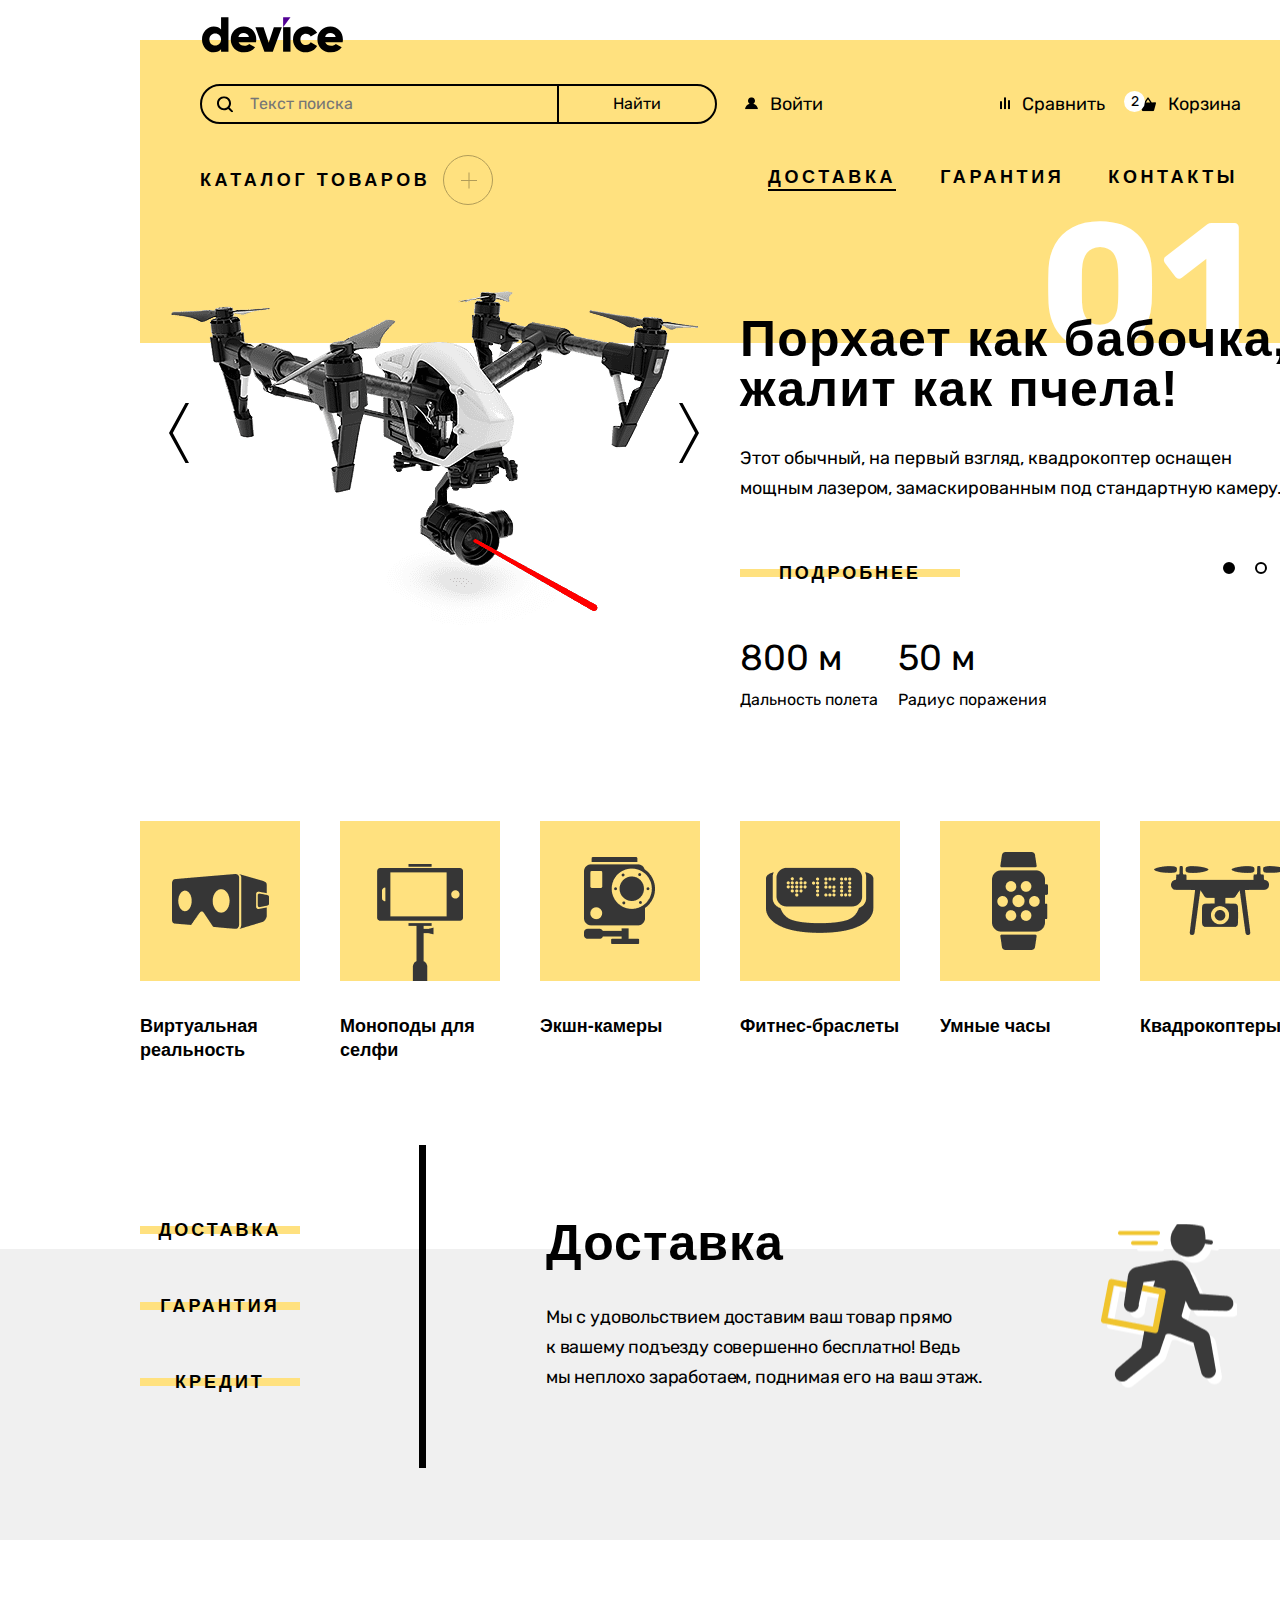
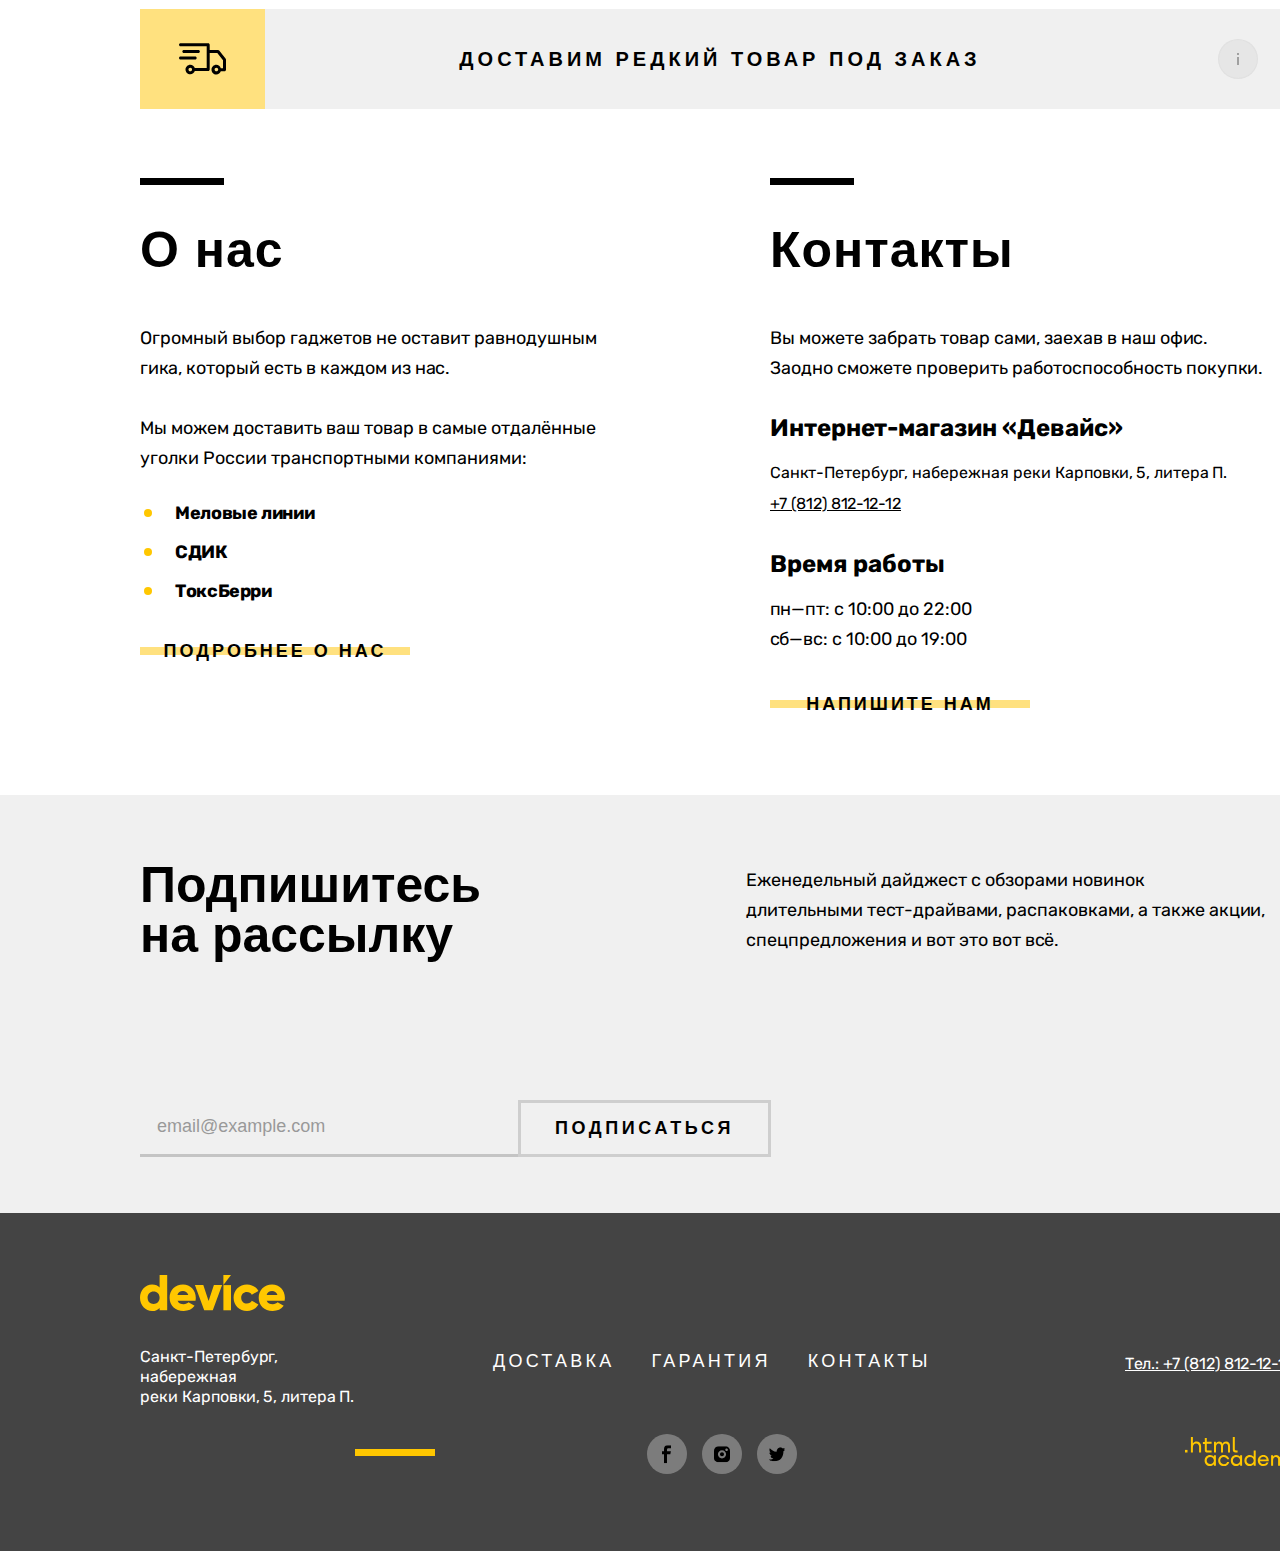
<file: index.html>
<!DOCTYPE html>
<html lang="ru">
  <head>
    <meta charset="UTF-8">
    <meta http-equiv="X-UA-Compatible" content="IE=edge">
    <meta name="viewport" content="width=device-width, initial-scale=1.0">
    <title>магазин Device</title>
    <link rel="icon" href="favicon.ico">
    <link rel="icon" href="images/favicons/favicon.svg" type="image/svg+xml">
    <link rel="apple-touch-icon" href="images/favicons/apple.png">
    <link rel="manifest" href="manifest.webmanifest">
    <link rel="stylesheet" href="css/style.css">
  </head>
  <body>
    <header class="page-header container">
      <h1 class="visually-hidden">Магазин техники Device</h1><a class="logotype" href="index.html"><img src="images/logo.svg" alt="логотип сайта Дивайс" width="145" height="36"></a>
      <form class="search-form" action="https://echo.htmlacademy.ru" method="GET">
        <label class="visually-hidden" for="search">Поиск по сайту</label>
        <input class="search-input" type="search" placeholder="Текст поиска" id="search" required>
        <button class="search-button" type="submit">Найти</button>
      </form>
      <div class="user-block"><a class="login" href="#">Войти</a></div>
      <ul class="cart-block-list reset-list">
        <li class="cart-block-item"><a class="compare" href="#">Сравнить</a></li>
        <li class="cart-block-item"><a class="cart" href="#">Корзина</a>
          <div class="popup popup-cart popup-cart-close">
            <h2 class="visually-hidden">Корзина</h2>
            <ul class="cart-list reset-list">
              <li class="cart-item"><a class="cart-link" href="#"><img class="cart-img" src="images/icons/cart/product-1-small.png" alt="селфипалка любительская" width="39" height="44">
                  <p class="product-name-title">Любительская селфи-палка</p></a>
                <button class="cart-close-button" type="button"><span class="visually-hidden">Удалить позицию из корзины</span></button>
              </li>
              <li class="cart-item"><a class="cart-link" href="#"><img class="cart-img" src="images/icons/cart/product-2-small.png" alt="селфипалка профи" width="39" height="44">
                  <p class="product-name-title">Профессиональная селфи-палка</p></a>
                <button class="cart-close-button" type="button"><span class="visually-hidden">Удалить позицию из корзины</span></button>
              </li>
            </ul>
            <div class="result-sum-box">
              <p class="product-sum">Товаров:<span class="product-sum">2</span></p>
              <p class="money-sum">Сумма:<span>2000</span>₽</p>
            </div>
            <button class="cart-open-link" type="button"><span>Открыть корзину</span></button>
          </div>
        </li>
      </ul>
      <div class="catalog-box"><a class="catalog" href="catalog.html">Каталог товаров
          <p class="open-catalog"><span class="visually-hidden">Открыть каталог</span></p></a>
        <ul class="drop-menu-list reset-list">
          <li class="drop-menu-item"><a class="drop-menu-link" href="#">Виртуальная реальность</a></li>
          <li class="drop-menu-item"><a class="drop-menu-link" href="#">Моноподы для cелфи</a></li>
          <li class="drop-menu-item"><a class="drop-menu-link" href="#">Экшн-камеры</a></li>
          <li class="drop-menu-item"><a class="drop-menu-link" href="#">Фитнес-браслеты</a></li>
          <li class="drop-menu-item"><a class="drop-menu-link" href="#">Умные часы</a></li>
          <li class="drop-menu-item"><a class="drop-menu-link" href="#">Квадрокоптеры</a></li>
        </ul>
      </div>
      <ul class="navigation-list reset-list">
        <li class="navigation-item"><a class="navigation-link current-link" href="">Доставка</a></li>
        <li class="navigation-item"><a class="navigation-link" href="">Гарантия</a></li>
        <li class="navigation-item"><a class="navigation-link" href="">Контакты</a></li>
      </ul>
    </header>
    <main class="main-index">
      <section class="slider container">
        <h2 class="visually-hidden">Блок Слайдер</h2>
        <div class="slider-button-box">
          <button class="slider-button slider-prev" type="button"><span class="visually-hidden">Предыдущее фото</span></button>
          <button class="slider-button slider-next" type="button"><span class="visually-hidden">Следующее фото</span></button>
        </div>
        <ol class="slider-pagination reset-list">
          <li class="slider-pagination-item">
            <button class="slider-pagination-button slider-pagination-current" type="button"><span class="visually-hidden">1 фото</span></button>
          </li>
          <li class="slider-pagination-item">
            <button class="slider-pagination-button" type="button"><span class="visually-hidden">2 фото</span></button>
          </li>
          <li class="slider-pagination-item">
            <button class="slider-pagination-button" type="button"><span class="visually-hidden">3 фото</span></button>
          </li>
        </ol>
        <div class="slider-wrapper">
                <div class="slide" id="s1">
                  <div class="slider-box"><img class="slider-image" src="images/slider/copter.png" alt="геликоптер" width="560" height="560"></div>
                  <div class="slider-description">
                    <h3 class="visually-hidden">Описание Вертолета</h3><b>Порхает как бабочка,<br> жалит как пчела!</b>
                    <p>Этот обычный, на первый взгляд, квадрокоптер оснащен<br>мощным лазером, замаскированным под стандартную камеру.</p><a class="button" href="#">Подробнее</a>
                    <dl class="model-description">
                      <dt>Дальность полета</dt>
                      <dd>800 м</dd>
                      <dt>Радиус поражения</dt>
                      <dd>50 м</dd>
                    </dl>
                  </div>
                </div>
                <div class="slide" id="s2">
                  <div class="slider-box"><img class="slider-image" src="images/slider/braslet.png" alt="Фитнес-браслет" width="560" height="560"></div>
                  <div class="slider-description">
                    <h3 class="visually-hidden">Описание фитнесбраслетов</h3><b>Худеем правильно!</b>
                    <p>Мотивирующие фитнес-браслеты помогут найти в себе силы<br> не пропускать занятия и соблюдать диету.</p><a class="button" href="#">Подробнее</a>
                    <dl class="model-description">
                      <dt>Без подзарядки</dt>
                      <dd>48 часов</dd>
                    </dl>
                  </div>
                </div>
                <div class="slide" id="s3">
                  <div class="slider-box"><img class="slider-image" src="images/slider/selfi.png" alt="Селфипалки" width="560" height="560"></div>
                  <div class="slider-description">
                    <h3 class="visually-hidden">Описание селфипалки</h3><b>Делай селфи,<br>как Бен Стиллер! </b>
                    <p>Самая длинная палка для селфи доступна в нашем магазине.<br> Восемь (Восемь, Карл!) метров длиной и весом всего 5 кг.</p><a class="button" href="#">Подробнее</a>
                    <dl class="model-description">
                      <dt>Длина палки</dt>
                      <dd>8,5 м</dd>
                      <dt>Вес палки</dt>
                      <dd>5 кг</dd>
                      <dt>Материал</dt>
                      <dd>Карбон</dd>
                    </dl>
                  </div>
                </div>
        </div>
        <div class="slider-navigation">
          <ul class="slider-navigation-list reset-list">
                  <li class="slider-navigation-item"><a class="slider-navigation-link" href="#">
                      <h3>Виртуальная реальность</h3><img src="images/slider/virtual.png" alt="Виртуальная реальность" width="160" height="160"></a></li>
                  <li class="slider-navigation-item"><a class="slider-navigation-link" href="#">
                      <h3>Моноподы для селфи</h3><img src="images/slider/selfi-sm.png" alt="Моноподы для селфи" width="160" height="160"></a></li>
                  <li class="slider-navigation-item"><a class="slider-navigation-link" href="#">
                      <h3>Экшн-камеры</h3><img src="images/slider/camera.png" alt="Экшн-камеры" width="160" height="160"></a></li>
                  <li class="slider-navigation-item"><a class="slider-navigation-link" href="#">
                      <h3>Фитнес-браслеты</h3><img src="images/slider/braslet-sm.png" alt="Фитнес-браслеты" width="160" height="160"></a></li>
                  <li class="slider-navigation-item"><a class="slider-navigation-link" href="#">
                      <h3>Умные часы</h3><img src="images/slider/clock.png" alt="Умные часы" width="160" height="160"></a></li>
                  <li class="slider-navigation-item"><a class="slider-navigation-link" href="#">
                      <h3>Квадрокоптеры</h3><img src="images/slider/copter-sm.png" alt="Квадрокоптеры" width="160" height="160"></a></li>
          </ul>
        </div>
      </section>
      <section class="services">
        <div class="services-wrapper container">
          <h2 class="servises-title visually-hidden">Блок сервисы</h2>
          <ul class="servises-list reset-list">
            <li class="servises-item">
              <button class="button button-tab" type="button" data-tab="#tab_1">Доставка</button>
            </li>
            <li class="servises-item">
              <button class="button button-tab" type="button" data-tab="#tab_2">Гарантия</button>
            </li>
            <li class="servises-item">
              <button class="button button-tab" type="button" data-tab="#tab_3">Кредит</button>
            </li>
          </ul>
          <div class="articles-wrapper">
            <article class="servises-tab servis-delivers" id="tab_1">
              <h3>Доставка</h3>
              <p>Мы с удовольствием доставим ваш товар прямо<br> к вашему подъезду совершенно бесплатно! Ведь<br> мы неплохо заработаем, поднимая его на ваш этаж.</p>
            </article>
            <article class="servises-tab servis-garantiya" id="tab_2">
              <h3>Гарантия</h3>
              <p>Если из-за возгорания купленного у нас товара у вас<br> сгорит дом — не переживайте, мы выдадим вам новый.<br>Товар, не дом, конечно же.</p>
            </article>
            <article class="servises-tab servis-credit" id="tab_3">
              <h3>Кредит</h3>
              <p>Залезть в долговую яму стало проще! Кредитные<br>консультанты подберут для вас наиболее выгодные<br> условия кредита. Выгодные для банка, разумеется.</p>
            </article>
          </div>
        </div>
      </section>
      <section class="delivery container">
        <h2 class="visually-hidden">Доставка</h2><a href="#"><span class="car"><img src="images/icons/delivery/car.svg" alt="машина едет на доставку заказа"></span>
          <h3>Доставим редкий товар под заказ</h3>
          <p class="info"><span class="visually-hidden">доставка под заказ</span></p></a>
      </section>
      <div class="about-contacts-wrap container">
        <section class="about">
          <h2>О нас</h2>
          <p class="about-text">Огромный выбор гаджетов не оставит равнодушным<br> гика, который есть в каждом из нас.</p>
          <p class="about-text">Мы можем доставить ваш товар в самые отдалённые уголки России транспортными компаниями:</p>
          <ul class="company-list reset-list">
            <li class="company-item">Меловые линии</li>
            <li class="company-item">СДИК</li>
            <li class="company-item">ТоксБерри</li>
          </ul><a class="button button-about" href="#">Подробнее о нас</a>
        </section>
        <section class="contacts">
          <h2 class="contacts-title">Контакты</h2>
          <p class="contact-text">Вы можете забрать товар сами, заехав в наш офис.<br> Заодно сможете проверить работоспособность покупки.</p>
          <h3 class="contacts-subtitle">Интернет-магазин «Девайс»</h3>
          <address class="contacts-adress contact-text">
            <p class="contacts-adress-text">Санкт-Петербург, набережная реки Карповки, 5, литера П.</p><a class="contacts-phone" href="tel:78128121212">+7 (812) 812-12-12</a>
          </address>
          <h3 class="contacts-subtitle">Время работы</h3>
          <ul class="reset-list">
            <li class="contact-text">пн—пт: с 10:00 до 22:00</li>
            <li class="contact-text">сб—вс: с 10:00 до 19:00</li>
          </ul><a class="button button-fiedback" href="#">Напишите нам</a>
        </section>
      </div>
      <section class="subscribe">
        <div class="container subscribe-wrapper">
          <h2 class="subscribe-title">Подпишитесь<br> на рассылку</h2>
          <p class="subscribe-text">Еженедельный дайджест с обзорами новинок<br> длительными тест-драйвами, распаковками, а также акции,<br> спецпредложения и вот это вот всё.</p>
          <form class="subscribe-form" action="https://echo.htmlacademy.ru" method="POST">
            <label class="visually-hidden" for="subscribe-input">Email</label>
            <input class="subscribe-input" type="email" id="subscribe-input" name="subscribe-input" placeholder="email@example.com" aria-label="Подпишитесь на рассылку" required>
            <button class="subscribe-button" type="submit">Подписаться</button><span class="subscribe-span">Это бесплатно</span>
          </form>
        </div>
      </section>
    </main>
    <footer class="footer">
      <div class="container footer-flex-wrapper">
        <section class="adress-section">
          <h2 class="visually-hidden">Адрес магазина Divice</h2><a class="footer-logo" href="index.html"><img src="images/logo-footer.svg" alt="Логотип интернет-магазина Divice" width="145" height="36"></a>
          <address class="footer-contacts-adress">
            <p class="footer-adress-text footer-text">Санкт-Петербург, набережная<br> реки Карповки, 5, литера П.</p>
          </address>
        </section>
        <section class="footer-navigation-section">
          <h2 class="visually-hidden">Меню сайта</h2>
          <ul class="footer-navigation-list reset-list">
            <li class="footer-navigation-item"><a class="footer-navigation-link" href="#">Доставка</a></li>
            <li class="footer-navigation-item"><a class="footer-navigation-link" href="#">Гарантия</a></li>
            <li class="footer-navigation-item"><a class="footer-navigation-link" href="#">Контакты</a></li>
          </ul>
          <ul class="footer-social-list reset-list">
            <li class="footer-social-item"><a class="footer-social-link facebook" href="#" aria-label="facebook"><span class="visually-hidden">Facebook магазина Divice</span></a></li>
            <li class="footer-social-item"><a class="footer-social-link instagram" href="#" aria-label="instagram"><span class="visually-hidden">Instagram магазина Divice</span></a></li>
            <li class="footer-social-item"><a class="footer-social-link twitter" href="#" aria-label="twitter"><span class="visually-hidden">Twitter магазина Divice</span></a></li>
          </ul>
        </section>
        <section class="footer-contacts-section">
          <h2 class="visually-hidden">Контактный телефон магазина</h2><a class="footer-contact-link" href="tel:78128121212">Тел.: +7 (812) 812-12-12</a><a class="footer-html-academy-link" href="https://htmlacademy.ru"><span class="visually-hidden">Перейдите на адрес Html-академии</span>
            <svg class="svg-h-academy" width="115" height="33" viewBox="0 0 115 33" fill="none" xmlns="http://www.w3.org/2000/svg">
              <path d="M0 12.9V15.5H2.5V12.9H0Z" fill="#FFC700"></path>
              <path d="M11.6 4.5C10 4.5 8.8 5.2 8 6.2H7.9V0H5.9V15.5H7.9V10.2C7.9 8.1 9.2 6.6 11.2 6.6C13 6.6 14.1 8 14.1 9.8V15.5H16.1V9.4C16.2 6.4 14.3 4.5 11.6 4.5Z" fill="#FFC700"></path>
              <path d="M26.6 4.8H21.8V1.1H19.8V4.9H17.9V6.9H19.8V12.9C19.8 14.6 20.8 15.6 22.5 15.6H26.6V13.6H22.9C22.2 13.6 21.8 13.2 21.8 12.5V6.8H26.6V4.8Z" fill="#FFC700"></path>
              <path d="M41.1 4.6C39.5 4.6 38.2 5.4 37.6 6.7H37.5C36.9 5.5 35.7 4.6 34.1 4.6C32.7 4.6 31.6 5.4 31 6.4H30.9V4.8H29V15.4H31V10C31 8 32 6.5 33.6 6.5C35.1 6.5 36 7.5 36 9.1V15.4H38V9.8C38 7.4 39.4 6.5 40.6 6.5C42.1 6.5 43 7.5 43 9.1V15.4H45V8.9C45.1 6.4 43.6 4.6 41.1 4.6Z" fill="#FFC700"></path>
              <path d="M47.8 12.7C47.8 14.4 48.8 15.4 50.6 15.4H52.6V13.4H50.9C50.2 13.4 49.8 13 49.8 12.3V0H47.8V12.7Z" fill="#FFC700"></path>
              <path d="M28.9 19.7C28 18.6 26.7 17.9 25 17.9C21.9 17.9 19.6 20.2 19.6 23.5C19.6 26.8 21.9 29.1 25 29.1C26.8 29.1 28 28.3 28.8 27.2H28.9V28.8H30.9V18.2H28.9V19.7ZM25.3 27.1C23.1 27.1 21.7 25.5 21.7 23.5C21.7 21.5 23.1 19.9 25.3 19.9C27.5 19.9 28.9 21.5 28.9 23.5C28.9 25.4 27.5 27.1 25.3 27.1Z" fill="#FFC700"></path>
              <path d="M44.2 22C43.7 19.6 41.6 17.9 38.8 17.9C35.4 17.9 33.2 20.4 33.2 23.5C33.2 26.6 35.4 29.1 38.8 29.1C41.6 29.1 43.7 27.3 44.2 24.9H42.1C41.7 26.2 40.4 27.2 38.8 27.2C36.6 27.2 35.2 25.6 35.2 23.6C35.2 21.6 36.6 20 38.8 20C40.4 20 41.6 21 42.1 22.2H44.2V22Z" fill="#FFC700"></path>
              <path d="M55.1 19.7C54.2 18.6 52.9 17.9 51.2 17.9C48.1 17.9 45.8 20.2 45.8 23.5C45.8 26.8 48.1 29.1 51.2 29.1C53 29.1 54.2 28.3 55 27.2H55.1V28.8H57.1V18.2H55.1V19.7ZM51.5 27.1C49.3 27.1 47.9 25.5 47.9 23.5C47.9 21.5 49.3 19.9 51.5 19.9C53.7 19.9 55.1 21.5 55.1 23.5C55.1 25.4 53.6 27.1 51.5 27.1Z" fill="#FFC700"></path>
              <path d="M68.7 19.8C67.8 18.7 66.5 17.9 64.8 17.9C61.7 17.9 59.4 20.2 59.4 23.5C59.4 26.8 61.6 29.1 64.8 29.1C66.5 29.1 67.8 28.3 68.6 27.3H68.7V28.8H70.7V13.4H68.7V19.8ZM65.1 27.1C62.9 27.1 61.5 25.5 61.5 23.5C61.5 21.5 62.9 19.9 65.1 19.9C67.3 19.9 68.7 21.5 68.7 23.5C68.6 25.5 67.2 27.1 65.1 27.1Z" fill="#FFC700"></path>
              <path d="M78.3 17.9C75 17.9 72.8 20.4 72.8 23.5C72.8 26.5 74.9 29.1 78.3 29.1C80.8 29.1 82.8 27.8 83.5 25.5H81.4C80.9 26.5 79.8 27.1 78.4 27.1C76.5 27.1 75.1 25.8 75 24.2H83.8C84 20.6 81.8 17.9 78.3 17.9ZM78.3 19.8C80 19.8 81.3 20.8 81.6 22.4H75.1C75.4 20.9 76.6 19.8 78.3 19.8Z" fill="#FFC700"></path>
              <path d="M98.2 17.9C96.6 17.9 95.3 18.7 94.6 19.9H94.5C93.9 18.7 92.7 17.9 91.1 17.9C89.7 17.9 88.6 18.6 88 19.7V18.2H86.1V28.8H88.1V23.4C88.1 21.4 89.1 20 90.7 19.9C92.2 19.9 93.1 20.9 93.1 22.5V28.8H95.1V23.2C95.1 20.8 96.5 19.9 97.7 19.9C99.2 19.9 100.1 20.9 100.1 22.5V28.8H102.1V22.3C102.2 19.7 100.7 17.9 98.2 17.9Z" fill="#FFC700"></path>
              <path d="M109.4 27L105.8 18.1H103.6L108.4 29.7C108.1 30.6 107.7 30.9 106.7 30.9H104.2V32.9H106.7C108.5 32.9 109.5 32.1 110.2 30.3L114.9 18.1H112.8L109.4 27Z" fill="#FFC700"></path>
            </svg></a>
        </section>
      </div>
    </footer>
    <div class="modal-container">
      <div class="modal modal-content">
        <h2 class="modal-title">Доставка под заказ</h2><a class="modal-close-button"><span class="visually-hidden">Закрыть окно доставки</span></a>
        <form class="form-modal" action="https://echo.htmlacademy.ru" method="POST">
          <div class="wrapper-first">
            <div class="wrap-name">
              <label class="label-modal" for="name">Ваше имя:</label>
              <input class="input-modal name" type="text" name="name" id="name" placeholder="Ваше имя:">
              <div class="text-field-message"></div>
            </div>
            <div class="wrap-email">
              <label class="label-modal" for="email">Ваш e-mail:</label>
              <input class="input-modal email" type="email" name="email" id="email" required placeholder="почта">
              <div class="text-field-message">Забавный у вас адрес</div>
            </div>
          </div>
          <div class="wrapper-second">
            <div class="wrap-list-product">
              <label class="label-modal" for="product">Что нужно привезти:</label>
              <input class="input-modal" type="text" name="product" id="product" placeholder="В свободной форме">
            </div>
            <div class="wrap-amount">
              <div class="label-amount">
                <label class="label-modal" for="amount">Количество:</label>
                <button class="tooltip" type="button"><span class="tooptip-span">Постараемся найти,сколько нужно. Привезём сколько получится по требованиям к провозу багажа.</span></button>
              </div>
              <div class="amount-box">
                <button class="decrease" type="button"><span class="visually-hidden">Увеличить количество</span></button>
                <input class="input-modal amount" type="number" name="amount" id="amount">
                <button class="increase" type="button"><span class="visually-hidden">Уменьшить количество</span></button>
              </div>
            </div>
          </div>
          <button class="button" type="submit">Отправить</button>
        </form>
      </div>
    </div>
    <script src="script.js"></script>
  </body>
</html>
</file>
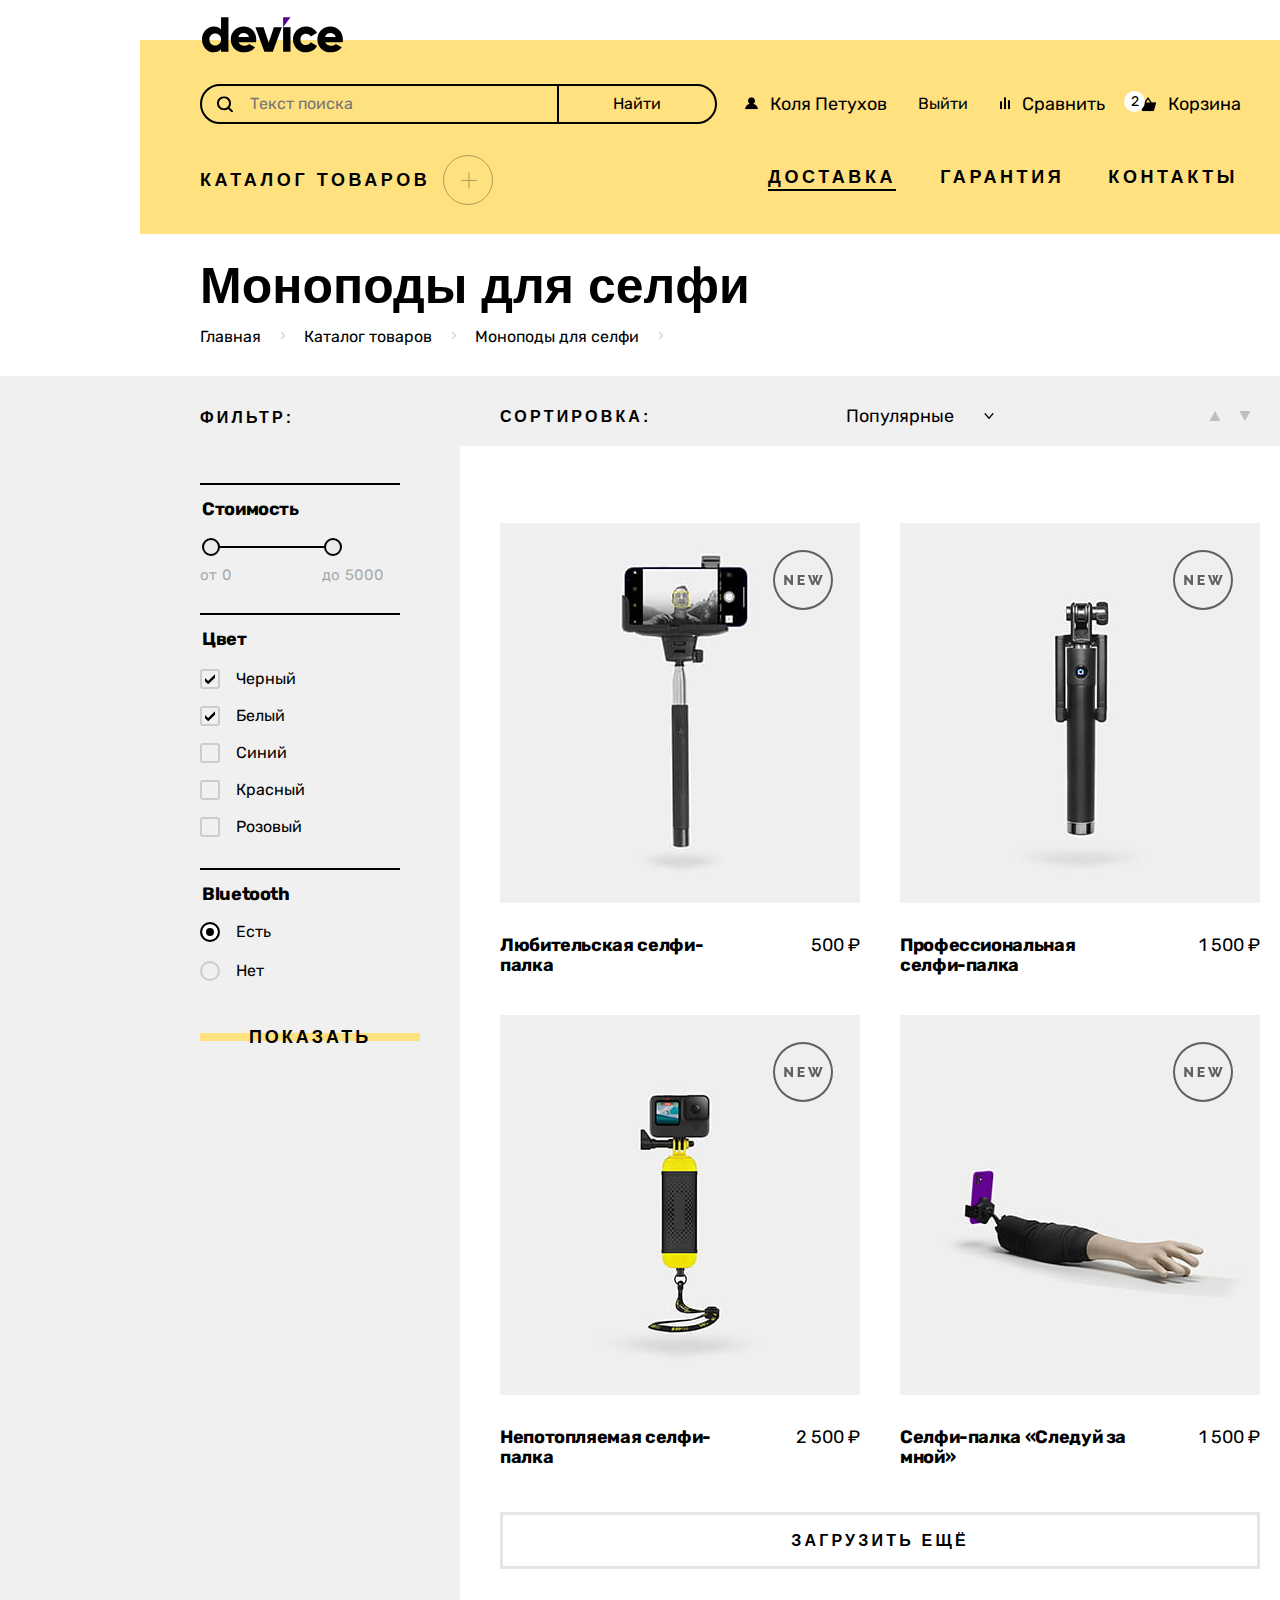
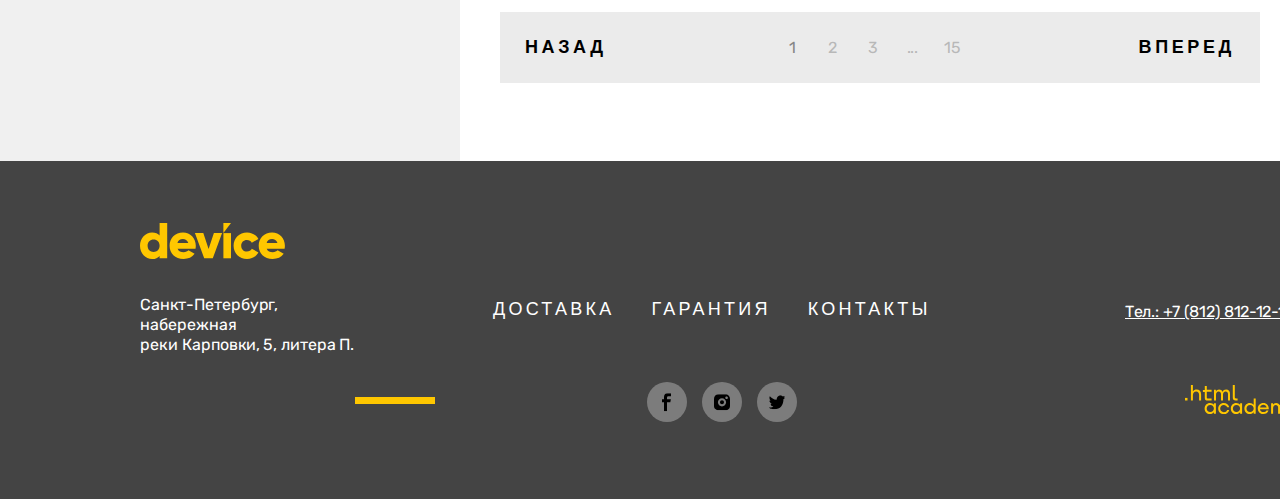
<file: catalog.html>
<!DOCTYPE html>
<html lang="ru">
  <head>
    <meta charset="UTF-8">
    <meta http-equiv="X-UA-Compatible" content="IE=edge">
    <meta name="viewport" content="width=device-width, initial-scale=1.0">
    <title>каталог магазина Device</title>
    <link rel="icon" href="favicon.ico">
    <link rel="icon" href="images/favicons/favicon.svg" type="image/svg+xml">
    <link rel="apple-touch-icon" href="images/favicons/apple.png">
    <link rel="manifest" href="manifest.webmanifest">
    <link rel="stylesheet" href="css/style.css">
  </head>
  <body>
    <header class="page-header container">
      <h1 class="visually-hidden">Магазин техники Divice</h1><a class="logotype" href="index.html"><img src="images/logo.svg" alt="логотип сайта Дивайс" width="145" height="36"></a>
      <form class="search-form" action="https://echo.htmlacademy.ru" method="GET">
        <label class="visually-hidden" for="search">Поиск по сайту</label>
        <input class="search-input" type="search" placeholder="Текст поиска" id="search" required>
        <button class="search-button" type="submit">Найти</button>
      </form>
      <div class="user-block"><a class="profil" href="#">Коля Петухов</a><a class="logout" href="#">Выйти</a></div>
      <ul class="cart-block-list reset-list">
        <li class="cart-block-item"><a class="compare" href="#">Сравнить</a></li>
        <li class="cart-block-item"><a class="cart" href="#">Корзина</a>
          <div class="popup popup-cart popup-cart-close">
            <h2 class="visually-hidden">Корзина</h2>
            <ul class="cart-list reset-list">
              <li class="cart-item"><a class="cart-link" href="#"><img class="cart-img" src="images/icons/cart/product-1-small.png" alt="селфипалка любительская" width="39" height="44">
                  <p class="product-name-title">Любительская селфи-палка</p></a>
                <button class="cart-close-button" type="button"><span class="visually-hidden">Удалить позицию из корзины</span></button>
              </li>
              <li class="cart-item"><a class="cart-link" href="#"><img class="cart-img" src="images/icons/cart/product-2-small.png" alt="селфипалка профи" width="39" height="44">
                  <p class="product-name-title">Профессиональная селфи-палка</p></a>
                <button class="cart-close-button" type="button"><span class="visually-hidden">Удалить позицию из корзины</span></button>
              </li>
            </ul>
            <div class="result-sum-box">
              <p class="product-sum">Товаров:<span class="product-sum">2</span></p>
              <p class="money-sum">Сумма:<span>2000</span>₽</p>
            </div>
            <button class="cart-open-link" type="button"><span>Открыть корзину</span></button>
          </div>
        </li>
      </ul>
      <div class="catalog-box"><a class="catalog" href="catalog.html">Каталог товаров
          <p class="open-catalog"><span class="visually-hidden">Открыть каталог</span></p></a>
        <ul class="drop-menu-list reset-list">
          <li class="drop-menu-item"><a class="drop-menu-link" href="#">Виртуальная реальность</a></li>
          <li class="drop-menu-item"><a class="drop-menu-link" href="#">Моноподы для cелфи</a></li>
          <li class="drop-menu-item"><a class="drop-menu-link" href="#">Экшн-камеры</a></li>
          <li class="drop-menu-item"><a class="drop-menu-link" href="#">Фитнес-браслеты</a></li>
          <li class="drop-menu-item"><a class="drop-menu-link" href="#">Умные часы</a></li>
          <li class="drop-menu-item"><a class="drop-menu-link" href="#">Квадрокоптеры</a></li>
        </ul>
      </div>
      <ul class="navigation-list reset-list">
        <li class="navigation-item"><a class="navigation-link current-link" href="">Доставка</a></li>
        <li class="navigation-item"><a class="navigation-link" href="">Гарантия</a></li>
        <li class="navigation-item"><a class="navigation-link" href="">Контакты</a></li>
      </ul>
    </header>
    <main class="main-inner">
      <header class="header-inner container">
        <h2 class="header-inner-title">Моноподы для селфи</h2>
        <ul class="breadcrambs reset-list">
          <li class="breadcrambs-item"><a class="breadcrambs-item-link" href="#">Главная</a></li>
          <li class="breadcrambs-item"><a class="breadcrambs-item-link" href="#">Каталог товаров</a></li>
          <li class="breadcrambs-item"><a class="breadcrambs-item-link">Моноподы для селфи</a></li>
        </ul>
      </header>
      <div class="catalog-wrapper">
        <section class="catalog-products container">
          <form class="catalog-filter" action="https://echo.htmlacademy.ru" method="GET">
            <h3 class="catalog-filter-title"> Фильтр:</h3>
            <fieldset class="catalog-filter-group">
              <legend class="catalog-filter-subtitle">Стоимость</legend>
              <div class="range">
                <div class="range-scale">
                  <div class="range-bar" style="left: 12px; width: 120px">
                    <button class="range-toggle toggle-min" type="button"><span class="visually-hidden">Изменить минимальную цену</span></button>
                    <button class="range-toggle toggle-max" type="button"><span class="visually-hidden">Изменить максимальную цену цену</span></button>
                  </div>
                </div>
              </div>
              <div class="range-wrapper-inputs">
                <div><span class="focus-off"></span>
                  <label class="range-filter-label" for="min-price" tabindex="0">от</label>
                  <input class="range-input" type="number" name="min-price" id="min-price" value="0">
                </div>
                <div><span class="focus-off"></span>
                  <label class="range-filter-label" for="max-price" tabindex="0">до</label>
                  <input class="range-input" type="number" name="max-price" id="max-price" value="5000">
                </div>
              </div>
            </fieldset>
            <fieldset class="catalog-filter-group">
              <legend class="catalog-filter-subtitle">Цвет</legend>
              <ul class="catalog-filter-list reset-list">
                <li class="catalog-filter-item">
                  <input class="visually-hidden control-input" type="checkbox" name="black" id="black" checked>
                  <label class="control-label" for="black">Черный<span class="control-mark"></span></label>
                </li>
                <li class="catalog-filter-item">
                  <input class="visually-hidden control-input" type="checkbox" name="white" id="white" checked>
                  <label class="control control-label" for="white">Белый<span class="control-mark"></span></label>
                </li>
                <li class="catalog-filter-item">
                  <input class="visually-hidden control-input" type="checkbox" name="blue" id="blue">
                  <label class="control-label" for="blue">Синий<span class="control-mark"></span></label>
                </li>
                <li class="catalog-filter-item">
                  <input class="visually-hidden control-input" type="checkbox" name="red" id="red">
                  <label class="control-label" for="red">Красный<span class="control-mark"></span></label>
                </li>
                <li class="catalog-filter-item">
                  <input class="visually-hidden control-input" type="checkbox" name="rose" id="rose">
                  <label class="control-label" for="rose">Розовый<span class="control-mark"></span></label>
                </li>
              </ul>
            </fieldset>
            <fieldset class="catalog-filter-group">
              <legend class="catalog-filter-subtitle">Bluetooth</legend>
              <ul class="catalog-filter-list reset-list">
                <li class="catalog-filter-item">
                  <input class="visually-hidden control-input" type="radio" checked name="bluetooth-available" id="bluetooth-available-are" value="bluetooth-available-are">
                  <label class="control-label" for="bluetooth-available-are">Есть<span class="control-mark"></span></label>
                </li>
                <li class="catalog-filter-item">
                  <input class="visually-hidden control-input" type="radio" name="bluetooth-available" id="bluetooth-available-not" value="bluetooth-available-not">
                  <label class="control-label" for="bluetooth-available-not">Нет<span class="control-mark"></span></label>
                </li>
              </ul>
            </fieldset>
            <button class="button filters-submit" type="submit">Показать</button>
          </form>
          <section class="sorting">
            <h3 class="visually-hidden">Сортировка</h3>
            <form class="sorting-type" action="#" method="GET">
              <label class="sorting-type-label" for="sorting">Сортировка:</label>
              <select class="select-control" name="sorting" id="sorting">
                <option value="popular">Популярные</option>
                <option value="uncostly">Самые дешевые</option>
                <option value="expensive">Самые дорогие</option>
              </select>
              <div class="sorting-button-box">
                <button class="button-up" type="button"><span class="visually-hidden">Переместиться вверх по списку</span></button>
                <button class="button-down" type="button"><span class="visually-hidden"> Переместиться вниз по списку</span></button>
              </div>
            </form>
          </section>
          <section class="product">
            <h3 class="visually-hidden">Карточки товаров</h3>
            <ul class="product-list reset-list">
                    <li class="product-card"><a class="product-card-link" href="#">
                        <h3 class="product-card-title">Любительская селфи-палка</h3><img class="product-card-img" src="images/catalog/1.jpg" width="360" height="380" alt=""><span class="product-card-price">500 ₽</span></a><a class="button product-card-button">Подробнее</a>
                      <p class="new"><span class="visually-hidden">Новинка</span></p>
                    </li>
                    <li class="product-card"><a class="product-card-link" href="#">
                        <h3 class="product-card-title">Профессиональная селфи-палка</h3><img class="product-card-img" src="images/catalog/2.jpg" width="360" height="380" alt=""><span class="product-card-price">1 500 ₽</span></a><a class="button product-card-button">Подробнее</a>
                      <p class="new"><span class="visually-hidden">Новинка</span></p>
                    </li>
                    <li class="product-card"><a class="product-card-link" href="#">
                        <h3 class="product-card-title">Непотопляемая селфи-палка</h3><img class="product-card-img" src="images/catalog/3.jpg" width="360" height="380" alt=""><span class="product-card-price">2 500 ₽</span></a><a class="button product-card-button">Подробнее</a>
                      <p class="new"><span class="visually-hidden">Новинка</span></p>
                    </li>
                    <li class="product-card"><a class="product-card-link" href="#">
                        <h3 class="product-card-title">Селфи-палка «Следуй за мной»</h3><img class="product-card-img" src="images/catalog/4.jpg" width="360" height="380" alt=""><span class="product-card-price">1 500 ₽</span></a><a class="button product-card-button">Подробнее</a>
                      <p class="new"><span class="visually-hidden">Новинка</span></p>
                    </li>
            </ul>
            <button class="button-more" type="button">Загрузить ещё</button>
            <section class="cards-pagination">
              <h3 class="visually-hidden">Переход на другую страницу</h3>
              <button class="button-pagination button-pagination-prev" type="button">Назад</button>
              <ul class="cards-pagination-list reset-list">
                <li class="cards-pagination-item"><a class="cards-pagination-link cards-pagination-current-link" href="#">1</a></li>
                <li class="cards-pagination-item"><a class="cards-pagination-link" href="#">2</a></li>
                <li class="cards-pagination-item"><a class="cards-pagination-link" href="#">3</a></li>
                <li class="cards-pagination-item"><a class="cards-pagination-link" href="#">...</a></li>
                <li class="cards-pagination-item"><a class="cards-pagination-link" href="#">15</a></li>
              </ul>
              <button class="button-pagination button-pagination-next pagination-disabled" type="button">Вперед</button>
            </section>
          </section>
        </section>
      </div>
    </main>
    <footer class="footer">
      <div class="container footer-flex-wrapper">
        <section class="adress-section">
          <h2 class="visually-hidden">Адрес магазина Divice</h2><a class="footer-logo" href="index.html"><img src="images/logo-footer.svg" alt="Логотип интернет-магазина Divice" width="145" height="36"></a>
          <address class="footer-contacts-adress">
            <p class="footer-adress-text footer-text">Санкт-Петербург, набережная<br> реки Карповки, 5, литера П.</p>
          </address>
        </section>
        <section class="footer-navigation-section">
          <h2 class="visually-hidden">Меню сайта</h2>
          <ul class="footer-navigation-list reset-list">
            <li class="footer-navigation-item"><a class="footer-navigation-link" href="#">Доставка</a></li>
            <li class="footer-navigation-item"><a class="footer-navigation-link" href="#">Гарантия</a></li>
            <li class="footer-navigation-item"><a class="footer-navigation-link" href="#">Контакты</a></li>
          </ul>
          <ul class="footer-social-list reset-list">
            <li class="footer-social-item"><a class="footer-social-link facebook" href="#" aria-label="facebook"><span class="visually-hidden">Facebook магазина Divice</span></a></li>
            <li class="footer-social-item"><a class="footer-social-link instagram" href="#" aria-label="instagram"><span class="visually-hidden">Instagram магазина Divice</span></a></li>
            <li class="footer-social-item"><a class="footer-social-link twitter" href="#" aria-label="twitter"><span class="visually-hidden">Twitter магазина Divice</span></a></li>
          </ul>
        </section>
        <section class="footer-contacts-section">
          <h2 class="visually-hidden">Контактный телефон магазина</h2><a class="footer-contact-link" href="tel:78128121212">Тел.: +7 (812) 812-12-12</a><a class="footer-html-academy-link" href="https://htmlacademy.ru"><span class="visually-hidden">Перейдите на адрес Html-академии</span>
            <svg class="svg-h-academy" width="115" height="33" viewBox="0 0 115 33" fill="none" xmlns="http://www.w3.org/2000/svg">
              <path d="M0 12.9V15.5H2.5V12.9H0Z" fill="#FFC700"></path>
              <path d="M11.6 4.5C10 4.5 8.8 5.2 8 6.2H7.9V0H5.9V15.5H7.9V10.2C7.9 8.1 9.2 6.6 11.2 6.6C13 6.6 14.1 8 14.1 9.8V15.5H16.1V9.4C16.2 6.4 14.3 4.5 11.6 4.5Z" fill="#FFC700"></path>
              <path d="M26.6 4.8H21.8V1.1H19.8V4.9H17.9V6.9H19.8V12.9C19.8 14.6 20.8 15.6 22.5 15.6H26.6V13.6H22.9C22.2 13.6 21.8 13.2 21.8 12.5V6.8H26.6V4.8Z" fill="#FFC700"></path>
              <path d="M41.1 4.6C39.5 4.6 38.2 5.4 37.6 6.7H37.5C36.9 5.5 35.7 4.6 34.1 4.6C32.7 4.6 31.6 5.4 31 6.4H30.9V4.8H29V15.4H31V10C31 8 32 6.5 33.6 6.5C35.1 6.5 36 7.5 36 9.1V15.4H38V9.8C38 7.4 39.4 6.5 40.6 6.5C42.1 6.5 43 7.5 43 9.1V15.4H45V8.9C45.1 6.4 43.6 4.6 41.1 4.6Z" fill="#FFC700"></path>
              <path d="M47.8 12.7C47.8 14.4 48.8 15.4 50.6 15.4H52.6V13.4H50.9C50.2 13.4 49.8 13 49.8 12.3V0H47.8V12.7Z" fill="#FFC700"></path>
              <path d="M28.9 19.7C28 18.6 26.7 17.9 25 17.9C21.9 17.9 19.6 20.2 19.6 23.5C19.6 26.8 21.9 29.1 25 29.1C26.8 29.1 28 28.3 28.8 27.2H28.9V28.8H30.9V18.2H28.9V19.7ZM25.3 27.1C23.1 27.1 21.7 25.5 21.7 23.5C21.7 21.5 23.1 19.9 25.3 19.9C27.5 19.9 28.9 21.5 28.9 23.5C28.9 25.4 27.5 27.1 25.3 27.1Z" fill="#FFC700"></path>
              <path d="M44.2 22C43.7 19.6 41.6 17.9 38.8 17.9C35.4 17.9 33.2 20.4 33.2 23.5C33.2 26.6 35.4 29.1 38.8 29.1C41.6 29.1 43.7 27.3 44.2 24.9H42.1C41.7 26.2 40.4 27.2 38.8 27.2C36.6 27.2 35.2 25.6 35.2 23.6C35.2 21.6 36.6 20 38.8 20C40.4 20 41.6 21 42.1 22.2H44.2V22Z" fill="#FFC700"></path>
              <path d="M55.1 19.7C54.2 18.6 52.9 17.9 51.2 17.9C48.1 17.9 45.8 20.2 45.8 23.5C45.8 26.8 48.1 29.1 51.2 29.1C53 29.1 54.2 28.3 55 27.2H55.1V28.8H57.1V18.2H55.1V19.7ZM51.5 27.1C49.3 27.1 47.9 25.5 47.9 23.5C47.9 21.5 49.3 19.9 51.5 19.9C53.7 19.9 55.1 21.5 55.1 23.5C55.1 25.4 53.6 27.1 51.5 27.1Z" fill="#FFC700"></path>
              <path d="M68.7 19.8C67.8 18.7 66.5 17.9 64.8 17.9C61.7 17.9 59.4 20.2 59.4 23.5C59.4 26.8 61.6 29.1 64.8 29.1C66.5 29.1 67.8 28.3 68.6 27.3H68.7V28.8H70.7V13.4H68.7V19.8ZM65.1 27.1C62.9 27.1 61.5 25.5 61.5 23.5C61.5 21.5 62.9 19.9 65.1 19.9C67.3 19.9 68.7 21.5 68.7 23.5C68.6 25.5 67.2 27.1 65.1 27.1Z" fill="#FFC700"></path>
              <path d="M78.3 17.9C75 17.9 72.8 20.4 72.8 23.5C72.8 26.5 74.9 29.1 78.3 29.1C80.8 29.1 82.8 27.8 83.5 25.5H81.4C80.9 26.5 79.8 27.1 78.4 27.1C76.5 27.1 75.1 25.8 75 24.2H83.8C84 20.6 81.8 17.9 78.3 17.9ZM78.3 19.8C80 19.8 81.3 20.8 81.6 22.4H75.1C75.4 20.9 76.6 19.8 78.3 19.8Z" fill="#FFC700"></path>
              <path d="M98.2 17.9C96.6 17.9 95.3 18.7 94.6 19.9H94.5C93.9 18.7 92.7 17.9 91.1 17.9C89.7 17.9 88.6 18.6 88 19.7V18.2H86.1V28.8H88.1V23.4C88.1 21.4 89.1 20 90.7 19.9C92.2 19.9 93.1 20.9 93.1 22.5V28.8H95.1V23.2C95.1 20.8 96.5 19.9 97.7 19.9C99.2 19.9 100.1 20.9 100.1 22.5V28.8H102.1V22.3C102.2 19.7 100.7 17.9 98.2 17.9Z" fill="#FFC700"></path>
              <path d="M109.4 27L105.8 18.1H103.6L108.4 29.7C108.1 30.6 107.7 30.9 106.7 30.9H104.2V32.9H106.7C108.5 32.9 109.5 32.1 110.2 30.3L114.9 18.1H112.8L109.4 27Z" fill="#FFC700"></path>
            </svg></a>
        </section>
      </div>
    </footer>
    <div class="modal-container">
      <div class="modal modal-content">
        <h2 class="modal-title">Доставка под заказ</h2><a class="modal-close-button"><span class="visually-hidden">Закрыть окно доставки</span></a>
        <form class="form-modal" action="https://echo.htmlacademy.ru" method="POST">
          <div class="wrapper-first">
            <div class="wrap-name">
              <label class="label-modal" for="name">Ваше имя:</label>
              <input class="input-modal name" type="text" name="name" id="name" placeholder="Ваше имя:">
              <div class="text-field-message"></div>
            </div>
            <div class="wrap-email">
              <label class="label-modal" for="email">Ваш e-mail:</label>
              <input class="input-modal email" type="email" name="email" id="email" required placeholder="почта">
              <div class="text-field-message">Забавный у вас адрес</div>
            </div>
          </div>
          <div class="wrapper-second">
            <div class="wrap-list-product">
              <label class="label-modal" for="product">Что нужно привезти:</label>
              <input class="input-modal" type="text" name="product" id="product" placeholder="В свободной форме">
            </div>
            <div class="wrap-amount">
              <div class="label-amount">
                <label class="label-modal" for="amount">Количество:</label>
                <button class="tooltip" type="button"><span class="tooptip-span">Постараемся найти,сколько нужно. Привезём сколько получится по требованиям к провозу багажа.</span></button>
              </div>
              <div class="amount-box">
                <button class="decrease" type="button"><span class="visually-hidden">Увеличить количество</span></button>
                <input class="input-modal amount" type="number" name="amount" id="amount">
                <button class="increase" type="button"><span class="visually-hidden">Уменьшить количество</span></button>
              </div>
            </div>
          </div>
          <button class="button" type="submit">Отправить</button>
        </form>
      </div>
    </div>
    <script src="script.js"></script>
  </body>
</html>
</file>
<file: css/style.css>
@font-face {
  font-family: "Raleway", sans-serif;
  font-style: normal;
  font-weight: 800;
  src: url("../fonts/raleway/raleway-800.woff2") format("woff2");
  font-display: swap;
}

@font-face {
  font-family: "Rubik";
  src: url("../fonts/rubik/rubik-400.woff2") format("woff2");
  font-style: normal;
  font-weight: 400;
  font-display: swap;
}

@font-face {
  font-family: "Rubik";
  src: url("../fonts/rubik/rubik-700.woff2") format("woff2");
  font-style: normal;
  font-weight: 700;
  font-display: swap;
}

html {
  height: 100%;
}

body {
  display: grid;
  grid-template-rows: [header]auto [main]1fr [footer]auto;
  min-width: 1440px;
  min-height: 100vh;
  margin: 0;

  font-family: "Rubik", sans-serif;
  font-size: 16px;
  line-height: 24px;
  font-weight: 400;
  color: #000000;

  background-color: #ffffff;
}
/* классы служебные общие */
*,
*::after,
*::before {
  box-sizing: border-box;
}

.container {
  width: 1160px;
  margin: 0 auto;
}

.reset-list {
  margin: 0;
  padding: 0;
  list-style-type: none;
}

.visually-hidden {
  position: absolute;
  width: 1px;
  height: 1px;
  margin: -1px;
  border: 0;
  padding: 0;
  white-space: nowrap;
  clip-path: inset(100%);
  clip: rect(0 0 0 0);
  overflow: hidden;
}

/* стили header */
.page-header {
  position: relative;

  grid-row-start: header;
  display: grid;
  grid-template-columns: 517px 230px 240px;
  grid-template-rows: repeat(3, min-content);
  column-gap: 26.5px;
  row-gap: 31px;
  align-content: center;

  min-height: 220px;
  padding: 17px 60px 29px 60px;

  background-image: linear-gradient(#ffffff 40px, #ffe17f 40px);
}

.logotype {
  grid-column: 1/-1;
  justify-self: flex-start;

  display: block;
}

.logotype img {
  display: block;
  max-width: 100%;
  object-fit: contain;
}

.logotype:hover {
  opacity: 0.6;
}

.logotype:active {
  opacity: 0.3;
}

.logotype:focus {
  outline: 2px solid #af4fff;
}

.page-header a:focus {
  outline: 2px solid #af4fff;
}
/* search */
.search-form {
  grid-column: 1/2;
  grid-row: 2/3;

  display: flex;
  align-items: center;
  width: 517px;
  margin-bottom: 0;
}

.search-form:focus-within {
  grid-column: 1/2;
  outline: 2px solid #af4fff;
}

.search-input {
  flex-grow: 1;
  box-sizing: border-box;
  margin-right: -2px;
  padding: 8px 8px 8px 48px;

  font-family: inherit;
  font-size: 16px;
  line-height: 20px;
  color: inherit;

  background-color: transparent;
  background-image: url("../images/icons/search/search-default.svg");
  background-repeat: no-repeat;
  background-position: 15px 10px;
  border: 2px solid #000000;
  border-bottom-left-radius: 50px;
  border-top-left-radius: 50px;
}

.search-form:focus-within .search-input {
  border: 2px solid #000000;
  outline: none;
}

.search-button {
  display: flex;
  justify-content: center;
  width: 160px;
  margin: 0;
  padding: 8px 55px;

  font-family: inherit;
  font-size: 16px;
  line-height: 20px;

  background-color: transparent;
  border: 2px solid #000000;
  border-bottom-right-radius: 50px;
  border-top-right-radius: 50px;
}

.search-input::placeholder {
  font-size: 16px;
  line-height: 20px;
}

.search-button:hover {
  color: #ffffff;
  background-color: #000000;
}

.search-button:active {
  opacity: 0.3;
}

.search-form:focus-within .search-button {
  border: 2px solid #000000;
  outline-color: none;
  box-shadow: none;
}

.search-button:disabled,
.search-button:disabled:hover {
  background-color: transparent;
  opacity: 0.3;

  cursor: default;
}

.search-button:disabled:hover {
  color: #e9cd7b;
  background-color: transparent;
  opacity: 0.3;
}

/* user-block */
.user-block {
  grid-column: 2/3;
  grid-row: 2/3;
  display: grid;
  grid-template-columns: repeat(2, auto);
  align-items: center;
  gap: 26px;
}

.login,
.compare,
.profil,
.cart {
  display: block;
  padding-top: 2px;
  padding-bottom: 2px;

  font-size: 18px;
  line-height: 30px;
  color: inherit;
  text-decoration: none;
}

.login {
  padding-left: 26px;

  background-color: transparent;
  background-image: url("../images/icons/login/login-default.svg");
  background-repeat: no-repeat;
  background-position: 0 10px;
}

.logout {
  padding-top: 2px;
  padding-bottom: 2px;

  color: inherit;
  text-decoration: none;
}

.profil {
  padding-top: 2px;
  padding-bottom: 2px;
  padding-left: 26px;

  background-color: transparent;
  background-image: url("../images/icons/login/login-default.svg");
  background-position: 0 10px;
  background-repeat: no-repeat;
}

.login:hover,
.logout:hover,
.profil:hover,
.compare:hover,
.cart:hover,
.navigation-link:hover {
  opacity: 0.6;
}

.login:active,
.logout:active,
.profile:active,
.compare:active,
.cart:active,
.navigation-link:hover {
  opacity: 0.3;
}
/* cart-block-list */
.cart-block-list {
  grid-column: 3/4;
  grid-row: 2/3;

  display: grid;
  grid-template-columns: repeat(2, auto);
  align-items: center;
  gap: 35px;
}

.compare {
  padding-left: 22px;

  background-color: transparent;
  background-image: url("../images/icons/sort/sort-default.svg");
  background-position: 0 10px;
  background-repeat: no-repeat;
}

.cart-block-item {
  position: relative;
}

.cart {
  position: relative;

  padding-left: 28px;

  background-color: transparent;
  background-image: url("../images/icons/cart/cart-default.svg");
  background-position: 0 10px;
  background-repeat: no-repeat;
}

.cart::after {
  position: absolute;
  top: 4px;
  left: -16px;

  content: "2";
  display: flex;
  justify-content: center;
  align-items: center;
  width: 21px;
  height: 21px;

  font-size: 14px;
  line-height: 17px;

  background-color: #ffffff;
  border-radius: 50%;
}
/* popup-cart */
.popup-cart {
  position: absolute;
  z-index: 5;
  top: 37px;
  left: -143px;

  display: block;
  width: 320px;
  min-height: 185px;
  padding: 20px;

  color: #ffffff;
  background-color: #000000;
}

.popup-cart::before {
  position: absolute;
  top: -14px;
  left: 153px;

  content: "";
  width: 14px;
  height: 14px;

  border-bottom: 7px solid #000000;
  border-left: 7px solid transparent;
  border-right: 7px solid transparent;
}

.popup-cart-close {
  display: none;
}

.cart-item {
  position: relative;

  padding: 0;
  margin-bottom: 41px;
}

.cart-item:last-child {
  margin-bottom: 20px;
}

.cart-link {
  display: flex;
  align-items: center;

  max-width: 220px;

  color: #ffffff;
  text-decoration: none;
}

.cart-img {
  display: block;
  width: 39px;
  height: auto;
  margin-right: 23px;

  object-fit: cover;
}

.product-name-title {
  margin: 0;

  font-size: 16px;
  line-height: 20px;
}

.cart-close-button {
  position: absolute;
  top: 0;
  right: 0;

  width: 10px;
  height: 10px;
  padding: 0;

  background-color: transparent;
  background-position: 10px 10px;
  background-repeat: no-repeat;
  border: none;
  outline: none;

  cursor: pointer;
}

.cart-close-button::after,
.cart-close-button::before {
  position: absolute;
  top: 0;
  left: 4px;

  content: "";
  width: 1px;
  height: 10px;

  background-color: #ffffff;
}

.cart-close-button::after {
  transform: rotate(45deg);
}

.cart-close-button::before {
  transform: rotate(-45deg);
}

.cart-close-button:hover,
.cart-link:hover {
  opacity: 0.6;
}

.cart-close-button:active,
.cart-link:hover {
  opacity: 0.3;
}

.cart-close-button:focus {
  outline: 2px solid #af4fff;
}

.result-sum-box {
  display: grid;
  grid-template-columns: 130px 150px;
  padding-top: 11px;
  padding-bottom: 11px;
  margin-bottom: 20px;
}

.product-sum,
.money-sum {
  margin: 0;

  font-size: 16px;
  line-height: 20px;
}

.product-sum {
  grid-column: 1/2;
}

.money-sum {
  grid-column: 2/3;
  justify-self: flex-end;
}

.product-sum span,
.money-sum span {
  display: inline-block;
  padding-left: 5px;
  margin-right: 5px;
}

.cart-open-link {
  display: block;
  padding: 15px 25px;

  font-family: "Raleway", "Arial", sans-serif;
  font-size: 18px;
  line-height: 21px;
  font-weight: 800;
  letter-spacing: 0.2em;
  color: #000000;

  background-color: #ffffff;
  text-transform: uppercase;
  text-decoration: none;
  white-space: nowrap;
  border: none;

  cursor: pointer;
}

.cart-open-link:hover {
  background-color: #ffe17f;
}

.cart-open-link:active {
  opacity: 0.3;
}

.cart-open-link:focus {
  outline: 2px solid #af4fff;
}

.cart-open-link:disabled,
.cart-open-link:disabled:hover {
  background-color: #ffffff;
  opacity: 1;

  cursor: default;
}

.cart-open-link:disabled span {
  opacity: 0.3;
}
/* catalog */
.catalog-box {
  position: relative;
  z-index: 5;

  grid-column: 1/2;
  grid-row: 3/4;
  display: flex;
  justify-content: flex-start;
  align-items: center;
}

.catalog {
  position: relative;
  z-index: 16;

  display: flex;
  align-items: center;
  justify-self: flex-start;
}

.open-catalog {
  position: relative;

  width: 50px;
  height: 50px;
  margin: 0;
  margin-left: 13px;

  background-color: transparent;
  border-radius: 50%;
  border: 1px solid #000000;
  opacity: 0.3;

  cursor: pointer;
}

.open-catalog::before,
.open-catalog::after {
  position: absolute;
  top: 50%;
  left: 17px;

  content: "";
  width: 16px;
  height: 1px;

  background: #000000;
}

.open-catalog::after {
  transition: transform 0.5s ease-in-out;
  transform: rotate(90deg);
}

.open-catalog:hover,
.open-catalog:active {
  opacity: 1;
}

.catalog:hover {
  opacity: 0.6;
}

.catalog:hover p {
  opacity: 1;
}
/* класс для открытия выпадающего меню */

.catalog:hover ~ .drop-menu-list {
  display: grid;
}

.catalog:focus-within ~ .drop-menu-list {
  display: grid;
}

.catalog:focus-within .open-catalog::after {
  transition: transform 0.3s ease;
  transform: rotate(180deg);
}

.catalog:hover .open-catalog::after {
  transition: transform 0.3s ease;
  transform: rotate(180deg);
}

/* drop-down-menu */
.drop-menu-list {
  position: absolute;
  top: 32px;
  left: -60px;
  z-index: 15;

  display: none;
  grid-template-columns: repeat(4, 200px);
  grid-template-rows: repeat(3, min-content);
  row-gap: 12px;
  column-gap: 52px;
  grid-template-areas:
    "link1 link4 link6"
    "link2 link5 ."
    "link3 . .";
  min-width: 1160px;
  min-height: 180px;
  padding-top: 30px;
  padding-left: 60px;
  padding-bottom: 27px;
  padding-right: 60px;

  background-color: #ffe17f;
  overflow: hidden;
}

.drop-menu-item:first-child {
  grid-area: link1;
}

.drop-menu-item:nth-child(2) {
  grid-area: link2;
}

.drop-menu-item:nth-child(3) {
  grid-area: link3;
}

.drop-menu-item:nth-child(4) {
  grid-area: link4;
}

.drop-menu-item:nth-child(5) {
  grid-area: link5;
}

.drop-menu-item:nth-child(6) {
  grid-area: link6;
  margin-left: -41px;
}

.drop-menu-link {
  display: block;
  padding-top: 10px;
  padding-bottom: 10px;
  font-family: inherit;
  font-size: 16px;
  font-weight: inherit;
  line-height: 18px;
  color: #000000;

  text-decoration: none;
}

.drop-menu-link:hover {
  opacity: 0.6;
}

.drop-menu-link:active {
  opacity: 0.3;
}

.drop-menu-link:visited {
  color: #000000;
}

.drop-menu-link:focus {
  outline: none;
}

/* .navigation-list */
.navigation-list {
  z-index: 2;
  grid-column: 2/4;
  grid-row: 3/4;

  display: flex;
  flex-wrap: wrap;
  justify-content: flex-end;
  align-self: center;
}

.navigation-item:not(:nth-child(3n)) {
  margin-right: 40px;
  margin-bottom: 5px;
}

.navigation-link,
.catalog {
  font-family: "Raleway", "Arial", sans-serif;
  font-size: 18px;
  line-height: 21px;
  letter-spacing: 0.2em;
  font-weight: 800;
  color: inherit;
  text-decoration: none;
  text-transform: uppercase;
}

.navigation-link {
  display: block;
  padding: 2px;
}

.navigation-link:focus {
  position: relative;
  z-index: 3;
}

/* текущая ссылка */
.current-link {
  position: relative;
  z-index: 3;
}

.current-link::after {
  position: absolute;
  left: 2px;
  right: 2px;
  bottom: -1px;

  content: "";
  height: 2px;

  background-color: #000000;
}

.search,
.button-search {
  font-family: "Rubik", "Arial", sans-serif;
  font-size: 16px;
  line-height: 20px;
  font-weight: 400;
}

/* стили main */
.main-index {
  grid-row-start: main;
}
/* стили слайдера */
/* кнопка */
.button {
  display: flex;
  justify-content: center;
  width: 220px;
  padding: 10px;

  font-family: "Raleway", "Arial", sans-serif;
  font-size: 18px;
  line-height: 21px;
  letter-spacing: 3px;
  font-weight: 800;
  text-transform: uppercase;
  color: #000000;

  text-decoration: none;
  text-align: center;
  background-color: transparent;
  background-image: linear-gradient(transparent 40%, #ffe17f 40%, #ffe17f 58%, transparent 58%);
  background-repeat: no-repeat;
  background-position: 0 center;
  border: none;
  outline: none;

  cursor: pointer;
}

.button:hover {
  background-color: rgba(255, 204, 51, 0.6);
  background-image: none;
}

.button:active {
  background-color: #ffcc33;
  background-image: none;
}

.button:focus {
  outline: 2px solid #af4fff;
}

.button:disabled {
  opacity: 0.3;
}

.slider .button:disabled {
  opacity: 0.1;
  cursor: default;
}

/* стили слайдера */
/* сетка слайдера */
.slider {
  position: relative;

  margin-bottom: 54px;
  margin-top: -41px;

  background-image: linear-gradient(#ffe17f 150px, #ffffff 150px);
}

.slider-button-box {
  position: absolute;
  top: 210px;
  left: 29px;
  z-index: 2;

  display: flex;
  justify-content: space-between;
  align-content: center;
  width: 530px;
}

.slider-button {
  width: 20px;
  height: 60px;

  padding: 0;
  background-color: transparent;
  background-repeat: no-repeat;
  border: none;

  cursor: pointer;
}
/* .slider-button эффекты */
.slider button:hover {
  opacity: 0.6;
}

.slider-button:active {
  opacity: 30%;
}

.slider-button:focus {
  outline: 2px solid #af4fff;
}

.slider-button:disabled {
  opacity: 0.1;
  cursor: default;
}

.slider-prev {
  background-image: url("../images/icons/prev.svg");
}

.slider-button:disabled:hover {
  opacity: 0.1;
  cursor: default;
}

.slider-next {
  background-image: url("../images/icons/next.svg");
}

.slider-wrapper {
  display: flex;
  width: 300%;
  margin-bottom: 50px;
  counter-reset: flag;
}

.slide {
  position: relative;
  z-index: 1;

  display: flex;
}

.slide:nth-child(2),
.slide:nth-child(3) {
  display: none;
}

.slide:nth-child(1) {
  display: flex;
}

.slide::after {
  position: absolute;
  top: 80px;
  right: 68px;
  z-index: 0;

  content: "0" counter(flag);
  counter-increment: flag;
  height: 180px;
  width: 193px;

  font-family: "Rubik", sans-serif;
  font-size: 180px;
  line-height: 30px;
  font-weight: 700;
  color: #ffffff;
}

.slider-box {
  width: 560px;
  margin-right: 40px;
}

.slider-description {
  width: 560px;
  padding-top: 121px;
  padding-bottom: 40px;
}

/* внутренние сетки */
.slider-pagination {
  position: absolute;
  top: 362px;
  right: 1px;
  z-index: 3;

  display: grid;
  grid-template-columns: repeat(3, 12px);
  grid-auto-flow: column;
  align-items: center;
  gap: 20px;

  cursor: pointer;
}

.slider-pagination-button {
  position: relative;

  width: 12px;
  height: 12px;
  padding: 0;

  background-color: #ffffff;
  border: 2px solid #000000;
  border-radius: 50%;
}

.slider-pagination-current {
  background-color: #000000;
}

.slider-pagination-button:hover,
.slider-pagination-current:hover {
  opacity: 0.6;
}

.slider-pagination-button:active,
.slider-pagination-current:active {
  opacity: 0.3;
}

.slider-pagination-button:focus,
.slider-pagination-current:focus {
  position: relative;
  outline: none;
}

.slider-pagination-button:focus.slider-pagination-button::before,
.slider-pagination-current:focus.slider-pagination-current::before {
  position: absolute;
  top: -4px;
  left: -4px;
  z-index: 10;

  content: "";
  width: 16px;
  height: 16px;

  background-color: transparent;
  outline: 2px solid #af4fff;
}

.slider-description .button {
  margin-bottom: 49px;
}

.model-description {
  display: grid;
  grid-template-rows: repeat(2, auto);
  gap: 12px 20px;
  justify-content: flex-start;
}

.model-description dd {
  grid-row: 1/2;

  margin-left: 0;

  font-size: 36px;
  line-height: 30px;
}

.model-description dt {
  font-size: 16px;
  line-height: 30px;
}

.slider-description b {
  position: relative;
  z-index: 1;

  display: block;

  font-family: "Raleway", "Arial", sans-serif;
  font-size: 50px;
  line-height: 50px;
  letter-spacing: 1.2px;
  font-weight: 800;

  margin-bottom: 29px;
}

.slider-description p {
  margin: 0;
  margin-bottom: 50px;

  font-size: 18px;
  line-height: 30px;
}

/* стили навигации слайда */
.slider-navigation-list {
  display: grid;
  grid-template-columns: repeat(6, minmax(160px, 1fr));
  grid-column-gap: 40px;
  align-content: center;
}

.slider-navigation-item {
  padding-bottom: 13px;
}

.slider-navigation-link {
  display: grid;
  grid-auto-flow: column;
  grid-template-rows: auto 1fr;

  height: 257px;

  text-decoration: none;
  color: #000000;

  overflow: hidden;
}

.slider-navigation-link h3 {
  order: 2;
  margin-top: 33px;

  font-family: "Raleway", "Arial", sans-serif;
  font-size: 18px;
  line-height: 24px;
  font-weight: 800;
}

.slider-navigation-link img,
.slider-image {
  max-width: 100%;
  height: auto;
  object-fit: cover;
}

.slider-navigation-link img {
  background-color: #ffe17f;
}

.slider-navigation-link:hover img {
  background-color: #ffc700;
}

.slider-navigation-link:active {
  opacity: 0.3;
}

.slider-navigation-link:focus {
  outline: 2px solid #af4fff;
}

/* сервисы */
.services {
  padding-bottom: 72px;
  margin-bottom: 69px;

  background-image: linear-gradient(#ffffff 104px, #f0f0f0 104px);
}

.services-wrapper {
  display: flex;
}

.servises-list {
  width: 286px;
  padding-top: 65px;
  padding-bottom: 65px;

  border-right: 7px solid #000000;
}

.servises-item:not(:last-child) {
  padding: 0;
  margin: 0;
  margin-bottom: 35px;
}

.button-tab {
  width: 160px;
}

.servises-item:hover .button-tab {
  color: #ffe17f;
  background-image: none;
}

.button-tab:hover,
.servises-item:hover {
  background: #000000;
  color: #ffe17f;
}

.button-tab:focus {
  border: none;
  outline: none;
}

.button-tab:active {
  outline: none;
}

.articles-wrapper {
  padding-left: 120px;
  padding-top: 73px;
}

.servises-tab {
  position: relative;

  display: none;
  margin-bottom: 10px;
}
/* переключение табов */
.servises-tab.active {
  display: block;
}
/* переключение табов конец */
.servises-tab::before {
  position: absolute;
  top: 6px;
  left: 555px;

  content: "";

  background-repeat: no-repeat;
  background-position: 50%;
}

.servis-delivers::before {
  width: 136px;
  height: 164px;

  background-image: url("../images/icons/servises/running-man.png");
}

.servis-garantiya::before {
  width: 171px;
  height: 195px;

  background-image: url("../images/icons/servises/garantiya.png");
}

.servis-credit::before {
  width: 156px;
  height: 188px;

  background-image: url("../images/icons/servises/credit.png");
}

.servises-tab h3 {
  padding: 0;
  margin: 0;
  margin-bottom: 34px;

  font-family: "Raleway", "Arial", sans-serif;
  font-size: 50px;
  line-height: 50px;
  letter-spacing: 0.02em;
  font-weight: 800;
}

.servises-tab p {
  width: 441px;
  margin: 0;

  font-size: 18px;
  line-height: 30px;
  letter-spacing: -0.01em;
}
/* стили contacts и about */
.contacts-adress {
  font-style: normal;
}
/* delivery */
.delivery {
  background: #f0f0f0;
  margin-bottom: 69px;
}

.delivery a {
  display: grid;
  grid-template-columns: 125px 1fr 125px;
  align-items: center;
  justify-content: space-between;

  color: #000000;
  text-decoration: none;
}

.delivery h3 {
  padding-left: 20px;
  padding-right: 20px;

  font-family: "Raleway", "Arial", sans-serif;
  font-size: 20px;
  line-height: 24px;
  letter-spacing: 0.2em;
  font-weight: 800;
  text-transform: uppercase;
  text-align: center;
}

.info {
  width: 40px;
  height: 40px;
  justify-self: center;
  margin: 0;

  background-color: rgba(220, 220, 220, 0.5);
  background-image: url("../images/icons/i/i-default.svg");
  background-repeat: no-repeat;
  background-position: 50%;
  border-radius: 50%;
  border: 1px solid rgba(220, 220, 220, 0.5);
}

.car {
  display: flex;
  justify-content: center;
  align-items: center;

  width: 125px;
  height: 100px;

  background: #ffe17f;
}

.delivery a:hover .car {
  background-color: #ffc700;
}

.delivery a:hover .info {
  background-image: url("../images/icons/i/i-hover.svg");
}

.delivery a:active {
  opacity: 0.3;
}

.delivery a:focus {
  outline: 2px solid #af4fff;
}
/* modal */
.modal-container {
  position: fixed;
  top: 0;
  left: 0;
  bottom: 0;
  right: 0;
  z-index: 100;

  display: none;
  width: 100%;
  height: 100%;

  background-color: rgba(0, 0, 0, 0.6);
}

.modal-open {
  display: flex;
}

.modal-content {
  width: 920px;
  margin: auto;
  padding: 64px 76px;

  background-color: #ffffff;
  border: 10px solid #000000;
}

.modal-title {
  margin: 0;
  margin-bottom: 42px;

  font-family: "Raleway", "Arial", sans-serif;
  font-size: 50px;
  line-height: 50px;
  font-weight: 800;
}

.modal-close-button {
  position: absolute;
  top: 104px;
  right: 718px;
  z-index: 1;

  width: 50px;
  height: 50px;
  padding: 0;

  background-color: transparent;
  border: none;

  cursor: pointer;
}

.modal-close-button::before,
.modal-close-button::after {
  position: absolute;
  top: 12px;
  left: 24px;

  content: "";
  width: 4px;
  height: 30px;

  background-color: #000000;
}

.modal-close-button::before {
  transform: rotate(45deg);
}

.modal-close-button::after {
  transform: rotate(-45deg);
}

.modal-close-button:hover {
  opacity: 0.6;
}

.modal-close-button:active {
  opacity: 0.3;
}

.modal-close-button:focus {
  outline: 2px solid #af4fff;
}

.form-modal {
  display: flex;
  flex-direction: column;
}

/* .wrapper-first */
.wrapper-first {
  display: flex;
  justify-content: space-between;
  align-content: center;
  margin-bottom: 41px;
}

.label-modal {
  display: block;
  margin-bottom: 14px;

  font-family: inherit;
  font-size: 18px;
  line-height: 20px;
  letter-spacing: -0.02em;
  font-weight: 700;
}

.input-modal {
  height: 60px;
  padding: 20px;

  background-color: #f0f0f0;
  border: none;
}

.input-modal::placeholder {
  font-family: inherit;
  font-size: 16px;
  line-height: 20px;
  font-weight: 400;

  opacity: 0.3;
}
/* Эффекты */
.input-modal:hover,
.decrease:hover,
.increase:hover {
  background-color: #f0f0f0;
}

.input-modal:focus,
.tooltip:focus {
  outline: 2px solid #af4fff;
}

.input-modal:invalid {
  outline: 2px solid #ff3d3d;
}

.input-modal:invalid + .text-field-message {
  color: #ff3d3d;
}

.input-modal:disabled,
.input-modal:disabled:hover {
  opacity: 0.2;
  background-color: #f0f0f0;
}

.wrapper-first .input-modal {
  width: 360px;

  background-repeat: no-repeat;
  background-position: calc(100% - 20px) 50%;
}

.wrap-name .name {
  background-image: url("../images/icons/modal/men.svg");
}

.wrap-email {
  display: flex;
  flex-direction: column;
}

.wrap-email .email {
  background-image: url("../images/icons/modal/mail.svg");
  background-repeat: no-repeat;
}

.text-field-message {
  font-size: 14px;
  line-height: 20px;
}

/* .wrapper-second */
.wrapper-second {
  display: flex;
  justify-content: space-between;
  align-content: center;
  margin-bottom: 42px;
}

.wrap-list-product {
  flex-grow: 1;
  margin-right: 40px;
}

.wrap-list-product input {
  width: 100%;
}

.label-amount {
  display: flex;
  align-items: flex-start;
}

/* .tooltip */
.tooltip {
  position: relative;

  width: 26px;
  height: 26px;
  padding: 0;
  margin: 0;
  margin-left: 14px;
  margin-top: -4px;

  background-color: #ffe17f;
  background-image: url("../images/icons/i/i-default.svg");
  background-position: 50%;
  background-repeat: no-repeat;
  border: none;
  border-radius: 50%;

  cursor: pointer;
}

.tooptip-span {
  position: absolute;
  top: 39px;
  left: -140px;
  width: 200px;
  z-index: 5;

  display: none;
  padding: 19px;

  font-size: 16px;
  line-height: 20px;
  text-align: left;

  background-color: #000000;
  color: #ffffff;
  box-shadow: 0 10px 0 0 rgba(0, 0, 0, 0.1);
}

.tooptip-span::before {
  position: absolute;
  top: -12px;
  right: 41px;

  content: "";
  width: 14px;
  height: 12px;

  border-left: 7px solid transparent;
  border-right: 7px solid transparent;
  border-bottom: 7px solid #000000;
}

.tooltip:hover .tooptip-span {
  display: block;
}

.tooltip:focus .tooptip-span {
  display: block;
}

.amount-box {
  display: grid;
  grid-template-columns: repeat(3, 60px);

  width: 180px;
}

/* класс добавляем через js */
.amount-box.error {
  border: 2px solid #ff3d3d;
}

.decrease,
.increase {
  position: relative;

  width: 60px;
  height: 60px;
  padding: 20px;

  border: none;

  cursor: pointer;
}

.decrease::before,
.increase::after,
.increase::before {
  position: absolute;
  top: 29px;
  left: 22px;

  content: "";
  height: 2px;
  width: 16px;

  background-color: #000000;
}

.increase::after {
  transform: rotate(90deg);
}

.amount {
  margin: 0;

  line-height: 20px;
  font-size: 16px;

  appearance: textfield;
}

.amount::-webkit-outer-spin-button,
.amount::-webkit-inner-spin-button {
  margin: 0;

  appearance: none;
}

.decrease:focus,
.increase:focus,
.amount:focus {
  z-index: 3;

  outline: 2px solid #af4fff;
}

.form-modal button[type="submit"] {
  margin-right: auto;
}
/* .about-contacts */
.about-contacts-wrap {
  display: grid;
  grid-template-columns: 465px 536px;
  column-gap: 165px;
  margin-bottom: 70px;
}

.contacts,
.about {
  display: flex;
  flex-direction: column;
  align-content: flex-start;
}

.about h2,
.contacts h2 {
  position: relative;

  margin-top: 47px;
  margin-bottom: 48px;

  font-family: "Raleway", "Arial", sans-serif;
  font-size: 50px;
  font-weight: 800;
  line-height: 50px;
  letter-spacing: 0.02em;
}

.about h2::before,
.contacts h2::before {
  position: absolute;
  top: -47px;
  left: 0;

  content: "";
  width: 84px;
  height: 7px;

  background-color: #000000;
}

.contacts-subtitle {
  margin-top: 30px;
  margin-bottom: 15px;

  font-size: 24px;
  font-weight: 700;
  line-height: 30px;
}

.about-text {
  margin-top: 0;
  margin-bottom: 30px;

  font-size: 18px;
  line-height: 30px;
}

.company-list {
  font-size: 18px;
  font-weight: 700;
  line-height: 20px;
  letter-spacing: -0.02em;
}

.company-item {
  position: relative;

  margin-bottom: 19px;
  padding-left: 35px;
}

.company-item:last-child {
  margin-bottom: 0;
}

.company-item::before {
  position: absolute;
  bottom: 6px;
  margin-left: -31px;

  content: "";
  width: 8px;
  height: 8px;

  background: #ffc700;
  border-radius: 50%;
}

.contact-text {
  margin: 0;

  font-size: 18px;
  line-height: 30px;
}

.contacts-adress-text {
  margin: 0;

  font-style: normal;
  font-size: 16px;
  line-height: 30px;
}

.contacts-description-text {
  margin: 0;
}

.contacts-phone {
  font-size: 16px;
  line-height: 30px;
  color: #000000;
}

.contacts-phone:focus {
  outline: 2px solid #af4fff;
}

.button-fiedback,
.button-about {
  margin-top: 30px;
}

.button-about {
  width: 270px;
}

.button-fiedback {
  width: 260px;
}
/* .subscribe */
.subscribe {
  padding-top: 65px;
  padding-bottom: 56px;

  background: #f0f0f0;
}

.subscribe-wrapper {
  display: grid;
  grid-template-columns: 348px 1fr;
  column-gap: 258px;
  row-gap: 140px;
  align-items: center;
}

.subscribe-title {
  grid-column: 1/2;
  grid-row: 1/2;
  justify-self: flex-start;
  align-self: flex-start;
  margin: 0;

  font-family: "Raleway", "Arial", sans-serif;
  font-size: 50px;
  font-weight: 800;
  line-height: 50px;
}

.subscribe-text {
  grid-column: 2/3;
  grid-row: 1/2;
  margin: 0;

  font-size: 18px;
  line-height: 30px;
}

.subscribe-form {
  grid-column: 1/-1;
  grid-row: 2/3;

  display: flex;
  width: 100%;
  margin: 0;
}

.subscribe-input {
  width: 381px;
  padding: 11px 17px;

  background-color: #f0f0f0;
  border: none;
  outline: none;
  border-bottom: 3px solid #c4c4c4;
}

.subscribe-input::placeholder {
  font-size: 18px;
  font-weight: 400;
  line-height: 30px;
  color: #444444;

  opacity: 0.5;
}

.subscribe-input:focus {
  background-color: #dcdcdc;
  border-bottom: 3px solid #c4c4c4;
}

.subscribe-input:focus.subscribe-input-error {
  border-bottom: 3px solid #ff3d3d;
}

.subscribe-button {
  width: 253px;
  padding: 15px 0;
  margin-left: -3px;

  font-family: "Raleway", "Arial", sans-serif;
  font-size: 18px;
  font-weight: 800;
  line-height: 21px;
  letter-spacing: 0.2em;
  text-transform: uppercase;

  background-color: #f0f0f0;
  border: 3px solid #cecece;

  cursor: pointer;
}

.subscribe-button:hover {
  opacity: 0.6;
}

.subscribe-button:active {
  opacity: 0.3;
}

.subscribe-span {
  position: relative;

  display: none;
  align-self: center;
  margin-left: auto;

  font-size: 18px;
  line-height: 30px;
}

.subscribe-span::before {
  position: absolute;
  top: 8px;
  left: -30px;

  content: "";
  width: 14px;
  height: 14px;

  background-image: url("../images/icons/tick-big.svg");
  background-repeat: no-repeat;
}

.subscribe-form:focus-within .subscribe-span {
  display: block;
}

.subscribe-form:focus-within .subscribe-input {
  width: 557px;
}
/* .main-inner  стр catalog*/
.main-inner {
  grid-row-start: 2;
}

.catalog-wrapper {
  background: #f0f0f0;
}

/* header-inner стр catalog */
.header-inner {
  padding: 27px 60px;
}

.header-inner-title {
  margin: 0;
  margin-bottom: 14px;

  font-family: "Raleway", "Arial", sans-serif;
  font-size: 50px;
  font-weight: 800;
  line-height: 50px;
}

/* .breadcrambs */
.breadcrambs {
  display: flex;
  flex-wrap: wrap;
  align-items: center;
}

.breadcrambs-item:not(:last-child) {
  margin-right: 43px;
}

.breadcrambs-item-link {
  position: relative;

  font-size: 16px;
  font-weight: 400;
  line-height: 19px;
  color: #000000;
  text-decoration: none;
}

.breadcrambs-item-link::after {
  position: absolute;
  top: 5px;
  right: -24px;

  content: "";
  width: 4px;
  height: 7px;

  background-image: url("../images/icons/bradcrambs/next.svg");
  background-repeat: no-repeat;
  background-position: 50%;
}

.breadcrambs-item-link:visited {
  color: #000000;
}

.breadcrambs-item-link:hover {
  opacity: 0.6;
}

.breadcrambs-item-link:focus {
  outline: 2px solid #af4fff;
}
/* .catalog-products */
.catalog-products {
  display: grid;
  grid-template-columns: 320px 1fr;
  grid-template-rows: 70px 1fr;
  grid-template-areas:
    "filter sorting "
    "filter catalog ";
}

/* .catalog-filter */
.catalog-filter {
  grid-area: filter;

  padding: 32px 60px;
}

.catalog-filter-group {
  margin: 0;
  margin-bottom: 45px;
  padding: 0;

  border: none;
}

.catalog-filter-title {
  margin: 0;
  margin-bottom: 72px;
}

.catalog-filter-subtitle {
  position: relative;

  margin-bottom: 11px;

  font-family: "Rubik", "Arial", sans-serif;
  font-size: 18px;
  font-weight: 700;
  line-height: 20px;
  letter-spacing: -0.02em;
}

.catalog-filter-subtitle::before {
  position: absolute;
  top: -16px;
  left: 0;

  content: "";
  width: 200px;
  height: 2px;

  background-color: #000000;
}

/* checkbox && radio */
.control-label {
  position: relative;

  display: block;
  padding-left: 36px;

  font-size: 16px;
  font-weight: 400;
  line-height: 19px;
}

.control-input[type="checkbox"] + label > .control-mark,
.control-input[type="radio"] + label > .control-mark {
  position: absolute;
  top: 0;
  left: 0;

  display: flex;
  justify-content: center;
  align-content: center;
  width: 20px;
  height: 20px;

  background-color: #f0f0f0;
  border: 2px solid #cccccc;
}


.control-input[type="checkbox"] + label > .control-mark {
  background-repeat: no-repeat;
  background-position: 50%;
  border-radius: 3px;
}

.control-input[type="radio"] + label > .control-mark {
  border-radius: 50%;
  background-image: none;
}


.control-input[type="radio"]:checked + label > .control-mark {
  border-color: #000000;
  box-shadow: 0 0 0 4px #ffffff inset;
  background-color: #000000;
}

.control-input[type="checkbox"]:checked ~ label > .control-mark {
  background-image: url("../images/icons/tick.svg");
}

.control-input:hover + label {
  opacity: 0.6;
}

.control-input:active + label {
  opacity: 0.3;
}

.control-input:disabled + label {
  opacity: 0.1;
}

.control-input:disabled:hover + label {
  opacity: 0.1;
}

.control-input:focus + label > .control-mark::before {
  position: absolute;
  margin-top: -4px;
  content: "";
  width: 24px;
  height: 24px;
  outline: 2px solid #af4fff;
}
/* checkbox  radio*/
/* Range */
.range {
  max-width: 200px;
  overflow: auto;
}

.range-scale {
  position: relative;
  height: 2px;
  margin-top: 16px;
  margin-bottom: 18px;

  background-color: #f0f0f0;
}

.range-bar {
  position: absolute;
  height: 2px;
  background-color: #000000;
}

.range-toggle {
  position: absolute;
  width: 18px;
  height: 18px;
  border: 2px solid #000000;
  background-color: #ebebeb;
  border-radius: 50%;
}

.range-toggle:hover {
  opacity: 0.5;
  background-color: #ebebeb;
}

.range-toggle:active {
  background-color: #000000;
  opacity: 1;
}

.range-toggle:focus {
  outline: none;
}

.range-toggle:focus::before {
  position: absolute;
  top: -6px;
  left: -6px;

  content: "";
  width: 26px;
  height: 26px;
  border: 2px solid #af4fff;
}

.toggle-min {
  top: -8px;
  left: -10px;
}

.toggle-max {
  top: -8px;
  right: -10px;
}

.range-wrapper-inputs {
  display: flex;
  align-items: center;
  justify-content: space-between;
}

.range-wrapper-inputs div {
  position: relative;

  display: flex;
  align-items: center;
}

.range-input {
  max-width: 60px;
  padding: 0 5px;

  font-family: inherit;
  font-size: 15px;
  font-weight: 400;
  line-height: 18px;

  background-color: transparent;
  border: none;
  opacity: 0.3;

  appearance: textfield;
}

.range-input::-webkit-outer-spin-button,
.range-input::-webkit-inner-spin-button {
  appearance: none;
  margin: 0;
}

.range-filter-label {
  font-size: 15px;
  font-weight: 400;
  line-height: 18px;

  opacity: 0.3;
}
/* эффекты фокус */
/* добавляем через js элементу span.focus-off */
.focus-on {
  position: absolute;
  top: -4px;
  left: -4px;
  right: 10px;

  display: block;
  height: 24px;

  border: 2px solid #af4fff;
}

.range-input:focus {
  outline: none;
}
/* .catalog-filter-list checkbox */
.catalog-filter-group:nth-of-type(2) legend {
  margin-bottom: 20px;
}

.catalog-filter-group:nth-of-type(2) .catalog-filter-list li:not(:last-child) {
  margin-bottom: 18px;
}

.catalog-filter-group:nth-of-type(2) {
  margin-bottom: 48px;
}

.catalog-filter-group:nth-of-type(3) legend {
  margin-bottom: 18px;
}

.catalog-filter-group:nth-of-type(3) .catalog-filter-list li:not(:last-child) {
  margin-bottom: 20px;
}

.catalog-filter-group:nth-of-type(3) {
  margin-bottom: 37px;
}
/* .sorting */
.sorting {
  grid-area: sorting;
  padding: 25px 40px;
}

.catalog-filter-title,
.sorting-type-label {
  font-family: "Raleway", "Arial", sans-serif;
  font-size: 16px;
  font-weight: 800;
  line-height: 19px;
  letter-spacing: 0.2em;
  text-transform: uppercase;
}

.sorting-type {
  display: flex;
  justify-content: space-between;
  align-items: center;
}

.select-control {
  width: 110px;
  box-sizing: content-box;
  font-family: "Rubik", "Arial", sans-serif;
  font-size: 18px;
  font-weight: 400;
  line-height: 30px;
  background-color: transparent;
  border: none;
  margin: 0;
  padding-right: 50px;
  appearance: none;
  background-image: url("../images/icons/arrow/down2.svg");
  background-repeat: no-repeat;
  background-position: right 1px center;
}

.select-control:focus {
  position: relative;
  outline: 2px solid #af4fff;
}

.sorting-button-box {
  display: flex;
  flex-wrap: wrap;
  align-items: center;
}

.button-down,
.button-up {
  width: 30px;
  height: 30px;
  background-repeat: no-repeat;
  background-position: 50%;
  background-color: transparent;
  opacity: 0.2;
  cursor: pointer;
  border: none;
}

.button-up {
  background-image: url("../images/icons/arrow/up.svg");
}

.button-down {
  background-image: url("../images/icons/arrow/down.svg");
}

.button-down:hover,
.button-up:hover {
  opacity: 0.5;
}

.button-down:active,
.button-up:active {
  opacity: 1;
}

.button-down:focus,
.button-up:focus {
  position: relative;
  opacity: 1;
  outline: none;
}

.button-down:focus::before,
.button-up:focus::before {
  position: absolute;
  top: -1px;
  left: -1px;
  content: "";
  width: 32px;
  height: 32px;
  border: 2px solid #af4fff;
  background-color: transparent;
}

/* .product*/
.product {
  background: #ffffff;
  grid-area: catalog;
  display: grid;
  gap: 43px;
  padding: 77px 40px 78px 40px;
}

.product-list {
  display: grid;
  grid-template-columns: repeat(2, 360px);
  column-gap: 40px;
  row-gap: 38px;
}

.product-card {
  position: relative;
  padding-bottom: 2px;
}

.product-card-link:hover {
  opacity: 0.6;
}

.product-card-link:active {
  opacity: 0.3;
}

.product-card-link:focus {
  outline: 2px solid #af4fff;
}

.product-card:hover .product-card-button {
  display: block;
}

.product-card-link {
  display: grid;
  grid-template-columns: 230px auto;
  grid-template-rows: 380px min-content;
  gap: 32px;
  text-decoration: none;
  color: #000000;
}

.product-card-title {
  margin: 0;
  align-self: center;
  justify-self: flex-start;
  font-size: 18px;
  font-weight: 700;
  line-height: 20px;
  letter-spacing: -0.02em;
}

.product-card-img {
  grid-column: 1/-1;
  grid-row-start: 1;
  object-fit: cover;
  max-width: 100%;
  height: auto;
}

.product-card-price {
  justify-self: flex-end;
  font-size: 18px;
  font-weight: 400;
  line-height: 21px;
}

/* класс для отображения new */
.new {
  position: absolute;
  margin: 0;
  top: 27px;
  right: 27px;
  width: 60px;
  height: 60px;
  border-radius: 50%;
  border: 2px solid rgba(0, 0, 0, 0.6);
  background-color: transparent;
  background-image: url("../images/icons/new.svg");
  background-repeat: no-repeat;
  background-position: 50% 50%;
}

.product-card-button {
  position: absolute;
  display: none;
  top: 170px;
  left: 80px;
  right: 80px;
}
/* .button-more */
.button-more {
  padding-top: 16px;
  padding-bottom: 16px;

  font-family: "Raleway", "Arial", sans-serif;
  font-size: 16px;
  font-weight: 800;
  line-height: 19px;
  letter-spacing: 0.2em;
  text-transform: uppercase;

  background-color: transparent;
  border: 3px solid #e5e5e5;
}

.button-more:hover {
  border-color: #000000;
}

.button-more:active {
  opacity: 0.3;
}

.button-more:focus {
  outline: none;
  box-shadow: 0 0 0 2px #af4fff;
}
/* .pagination */
.cards-pagination {
  display: flex;
  justify-content: space-between;
  align-items: center;
  background: #ebebeb;
}

.cards-pagination-list {
  display: flex;
  flex-wrap: wrap;
  justify-content: center;
  align-items: center;
  max-width: 500px;
}

.cards-pagination-link {
  display: flex;
  justify-content: center;
  align-items: center;
  width: 40px;
  min-height: 40px;

  font-size: 16px;
  line-height: 20px;
  text-decoration: none;
  color: #444444;

  opacity: 0.3;
}

.cards-pagination-current-link {
  opacity: 0.6;
}

.cards-pagination-link:hover {
  opacity: 1;
}

.cards-pagination-link:active {
  opacity: 0.1;
}

.cards-pagination-link:focus {
  outline: 2px solid #af4fff;
  opacity: 1;
}

.button-pagination {
  padding: 25px;

  font-family: "Raleway", "Arial", sans-serif;
  font-size: 18px;
  font-weight: 800;
  line-height: 21px;
  letter-spacing: 0.2em;
  text-transform: uppercase;

  background-color: transparent;
  border: none;

  cursor: pointer;
}

.button-pagination:hover {
  opacity: 1;
}

.button-pagination:active {
  opacity: 0.3;
}

.button-pagination:focus {
  background-color: #f0f0f0;
  outline: 2px solid #af4fff;
}

.button-pagination:disabled {
  color: transparent;
  background-color: transparent;
}
/* стили футера */
.footer {
  position: relative;

  grid-row-start: footer;
  padding: 62px 0 62px;

  background-color: #444444;
}

.footer::after {
  position: absolute;
  left: 355px;
  bottom: 95px;

  content: "";
  width: 80px;
  height: 7px;

  background-color: #ffc700;
}

.footer-flex-wrapper {
  display: flex;
}

/* .adress-section */
.adress-section {
  margin-right: 116px;
}

.footer-adress-text {
  font-size: 16px;
  line-height: 20px;
  font-style: normal;
}

.footer-text {
  width: 237px;

  color: #ffffff;
}

.footer-logo {
  display: block;
  width: 145px;
  height: 36px;
  margin-bottom: 36px;
}

.footer-logo:hover {
  opacity: 0.6;
}

.footer-logo:active {
  opacity: 0.3;
}

.footer-logo:focus {
  outline: 1px solid #af4fff;
}
/* .footer-navigation-section */
.footer-navigation-section {
  display: flex;
  flex-direction: column;

  margin-right: 190px;
}

.footer-navigation-list {
  display: flex;
  flex-wrap: wrap;
  justify-content: center;
  margin-top: 68px;
  margin-bottom: 54px;
}

.footer-navigation-item:not(:last-of-type) {
  margin-right: 37px;
}

.footer-navigation-link {
  position: relative;

  display: block;
  padding-top: 8px;
  padding-bottom: 8px;

  font-family: "Raleway", "Arial", sans-serif;
  font-size: 18px;
  line-height: 21px;
  letter-spacing: 0.18em;
  color: #ffffff;
  text-transform: uppercase;
  text-decoration: none;
}

.footer-navigation-link:hover {
  color: #ffc700;
}

.footer-navigation-link:hover::before {
  position: absolute;
  left: 0;
  right: 0;

  content: "";
  height: 2px;
  bottom: 4px;

  background-color: #ffc700;
}

.footer-navigation-link:active {
  opacity: 0.3;
}

.footer-navigation-link:focus {
  outline: 2px solid #af4fff;
}

.footer-social-list {
  display: flex;
  margin: 0 auto;
  flex-wrap: wrap;
  padding-left: 20px;
}

.footer-social-item:not(:last-child) {
  margin-right: 15px;
}

.footer-social-item {
  padding-bottom: 15px;
}

.footer-social-link {
  display: block;
  width: 40px;
  height: 40px;
  border-radius: 50%;
  background-color: rgba(255, 255, 255, 0.3);
}

.footer-social-link:hover {
  background-color: #ffc700;
}

.footer-social-link:active {
  opacity: 0.3;
}

.footer-social-link:focus {
  outline: 2px solid #af4fff;
}

.facebook {
  background-image: url("../images/icons/social/facebook-default.svg");
  background-repeat: no-repeat;
  background-position: center;
}

.instagram {
  background-image: url("../images/icons/social/instagram-default.svg");
  background-repeat: no-repeat;
  background-position: center;
}

.twitter {
  background-image: url("../images/icons/social/twitter-default.svg");
  background-repeat: no-repeat;
  background-position: center;
}

/* .footer-contacts-section */
.footer-contacts-section {
  display: flex;
  flex-direction: column;
  margin-top: 79px;
  margin-left: auto;
}

.footer-contact-link {
  width: 175px;
  margin-bottom: 63px;

  font-size: 16px;
  line-height: 20px;
  color: #ffffff;
}

.footer-contact-link:hover {
  color: #ffc700;
}

.footer-contact-link:active {
  opacity: 0.3;
}

.footer-contact-link:focus {
  outline: 1px solid #af4fff;
}

.footer-html-academy-link {
  align-self: flex-end;
  display: block;
  width: 115px;
  height: 33px;
}

.footer-html-academy-link:hover .svg-h-academy path {
  fill: #ffffff;
}

.footer-html-academy-link:active {
  opacity: 0.3;
}

.footer-html-academy-link:focus {
  outline: 1px solid #af4fff;
}
</file>
